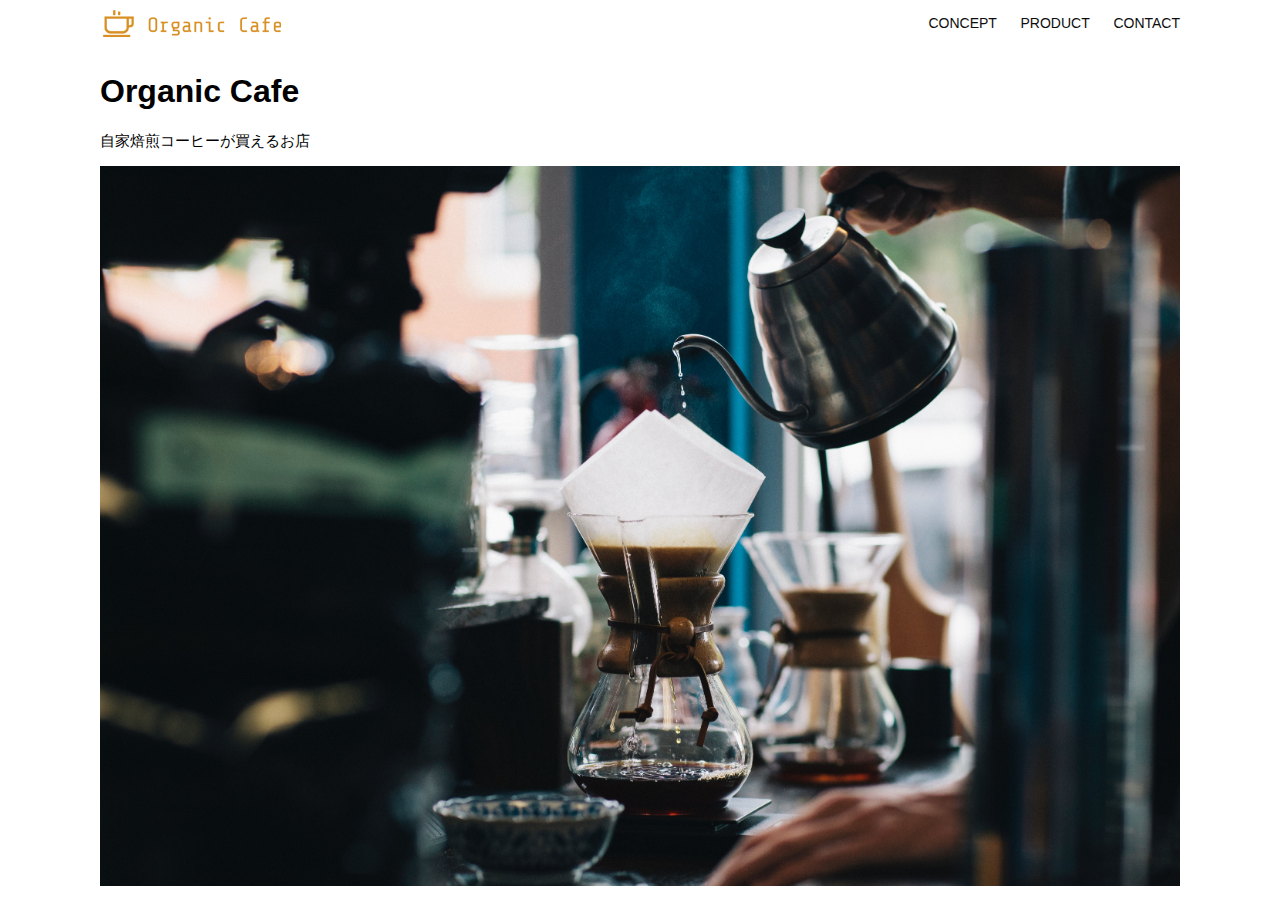
<file: html-css-kadai_013/index.html>
<!DOCTYPE html>
<html>
  <head>
    <title>Organic Cafe</title>
    <meta charset="UTF-8" />
    <meta
      name="description"
      content="自家焙煎のコーヒーがお家で楽しめるOrganic Cafe"
    />
    <meta name="viewport" content="width=device-width, initial-scale=1.0" />
    <link rel="stylesheet" href="style.css" />
  </head>
  <body>
    <!-- ヘッダー -->
    <header>
      <!-- ロゴ -->
      <a href="index.html" id="logo">
       <img src="images/logo.png" alt="トップページに戻る"/>
      </a>

      <!-- PC用ナビゲーション -->
      <nav id="nav-pc">
        <a href="index.html#concept">CONCEPT</a>
        <a href="index.html#product">PRODUCT</a>
        <a href="index.html#contact">CONTACT</a>
      </nav>

        <!-- スマホ用メニューボタン -->
        <button id="menu-sp" onclick="document.getElementById('nav-sp').style.display = 'block'">
          <img src="images/button-menu.png" alt="ナビゲーションを開く">
        </button>

        <nav id="nav-sp">
          <img id="close" src="images/button-close.png" alt="ナビゲーションを閉じる" onclick="document.getElementById('nav-sp').style.display = 'none'">
          <a id="logo-sp" href="index.html" onclick="document.getElementById('nav-sp').style.display = 'none'"><img src="images/logo-sp.png" alt="トップページに戻る"></a>
          <a class="menu" href="index.html#concept" onclick="document.getElementById('nav-sp').style.display = 'none'">CONCEPT</a>
          <a class="menu" href="index.html#product" onclick="document.getElementById('nav-sp').style.display = 'none'">PRODUCT</a>
          <a class="menu" href="index.html#contact" onclick="document.getElementById('nav-sp').style.display = 'none'">CONTACT</a>
        </nav>

    </header>


    <main>
      <article>
        <!-- メインビジュアル -->
        <section id="main-visual">
          <div id="main-message">
            <h1>Organic Cafe</h1>
            <p>自家焙煎コーヒーが買えるお店</p>
          </div>
          <img
            src="images/main-image.jpg"
            alt="コーヒーをハンドドリップで淹れる画像"
          />
        </section>
      </article>
    </main>
  </body>
</html>
</file>
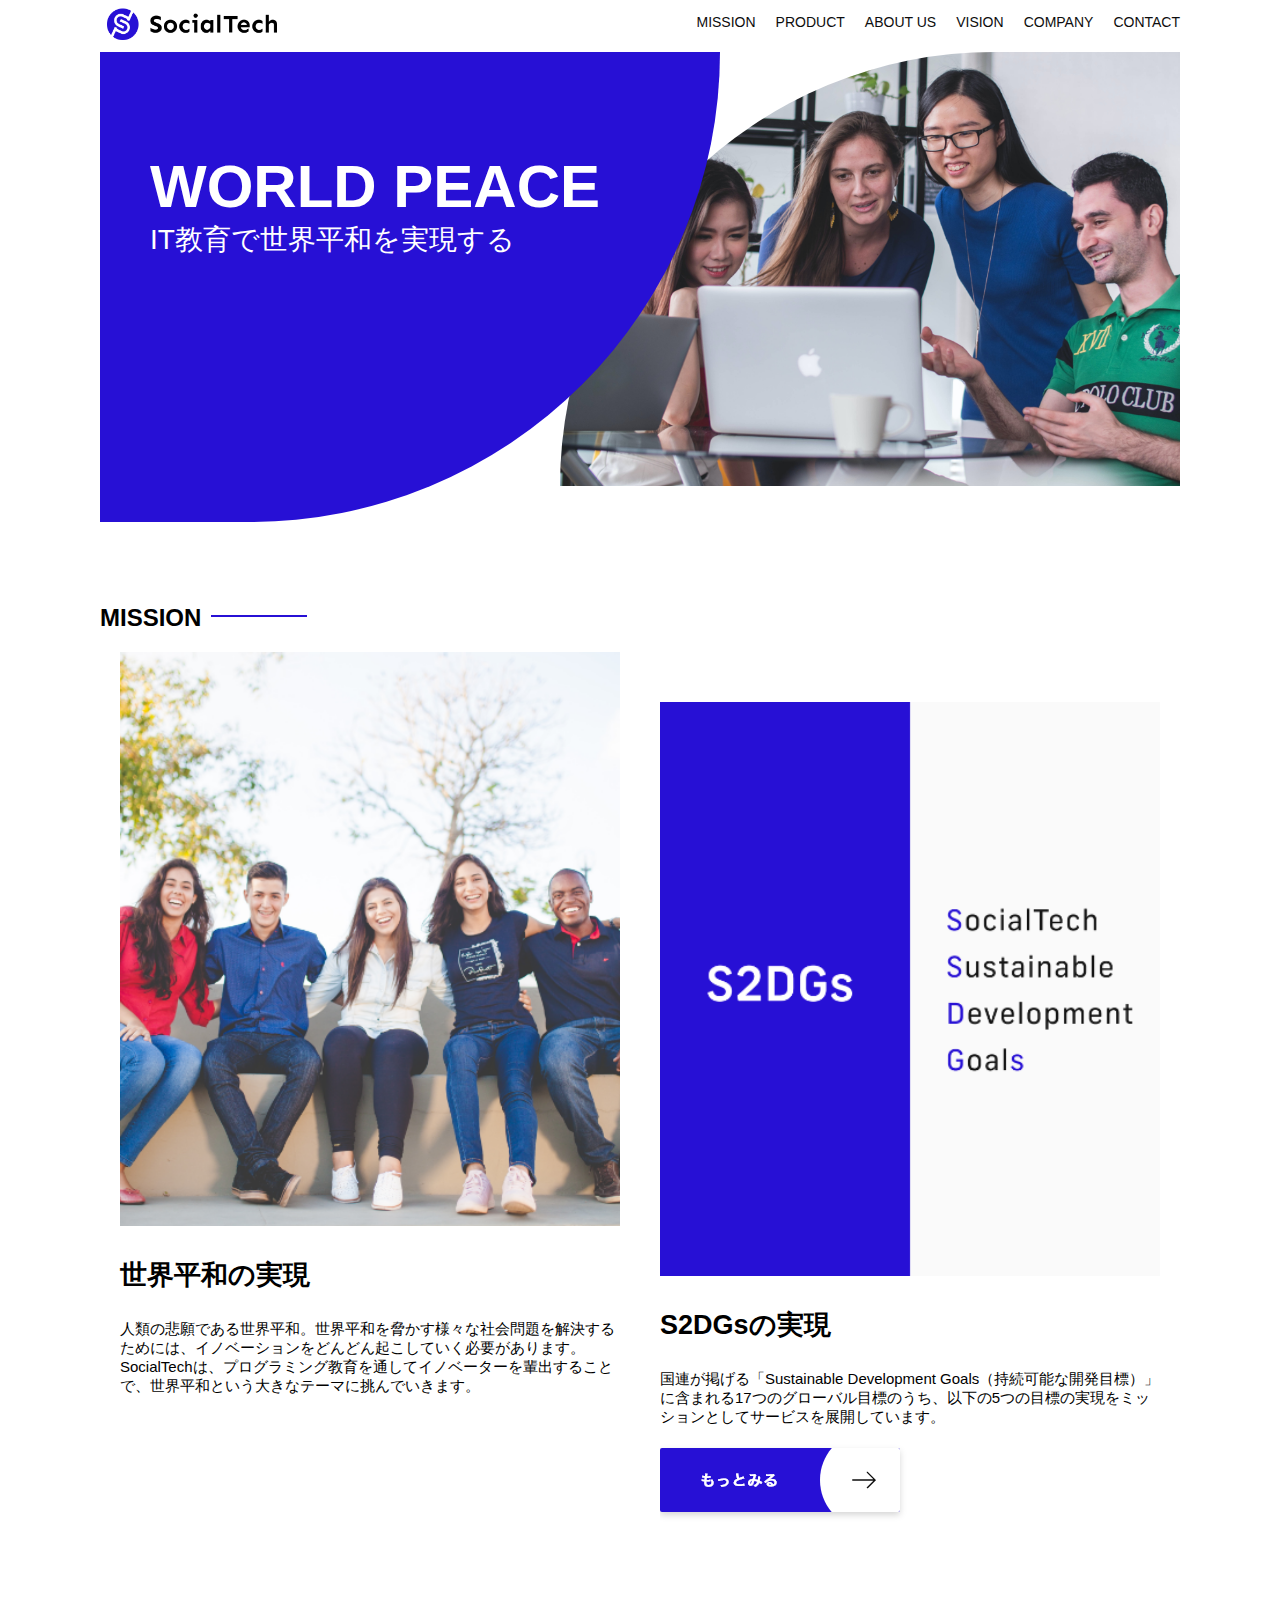
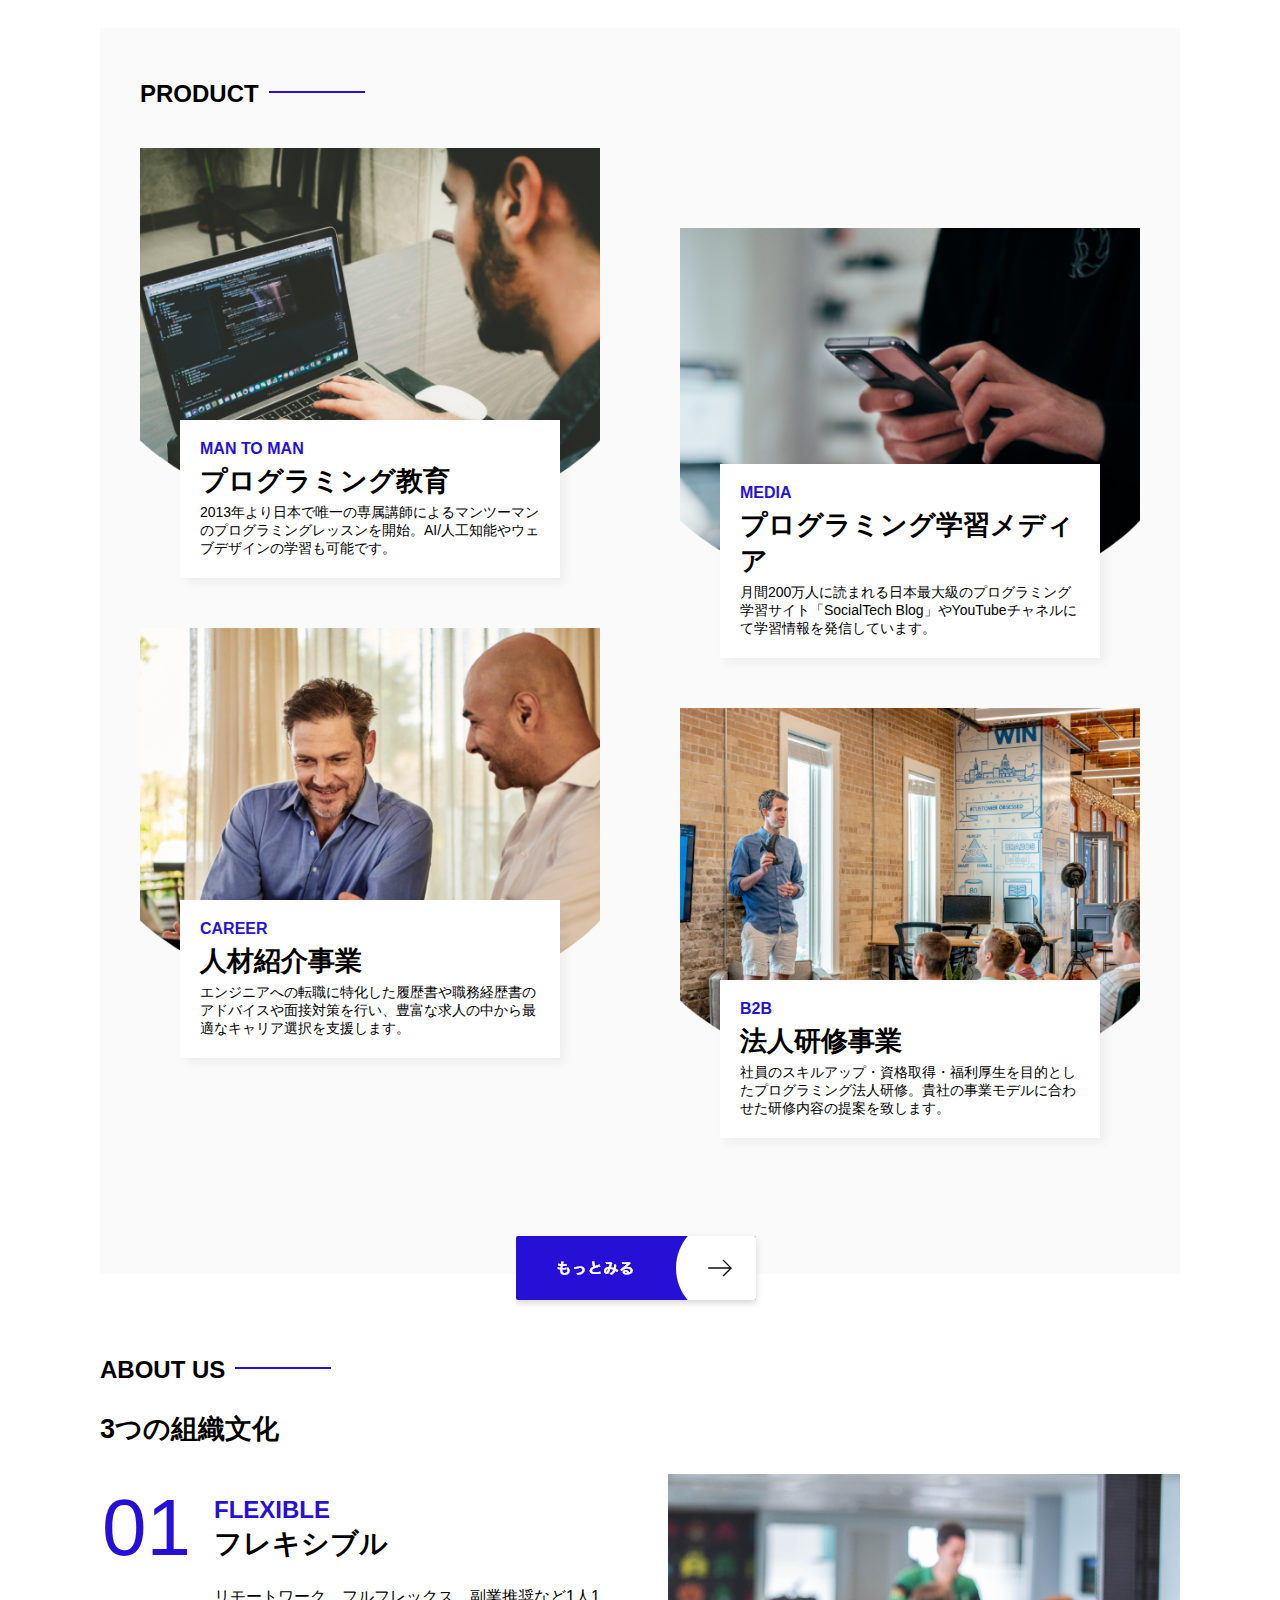
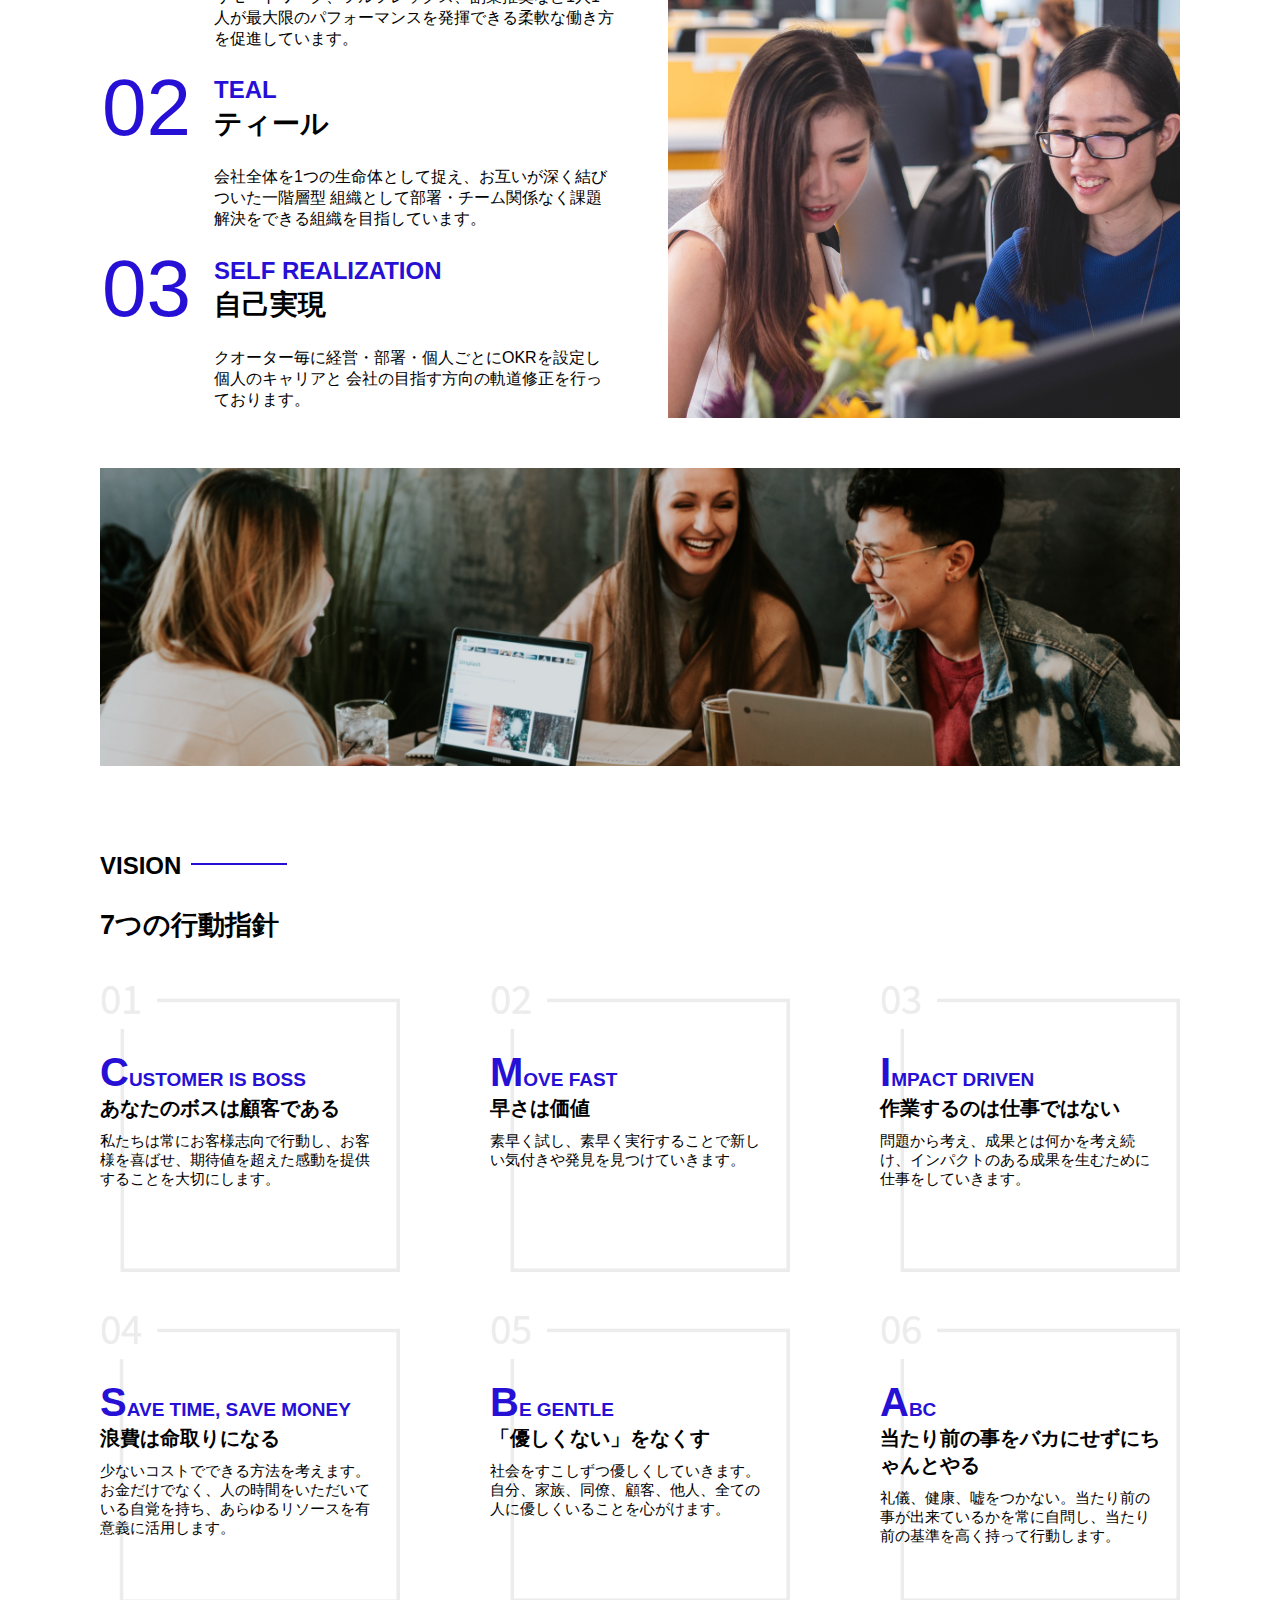
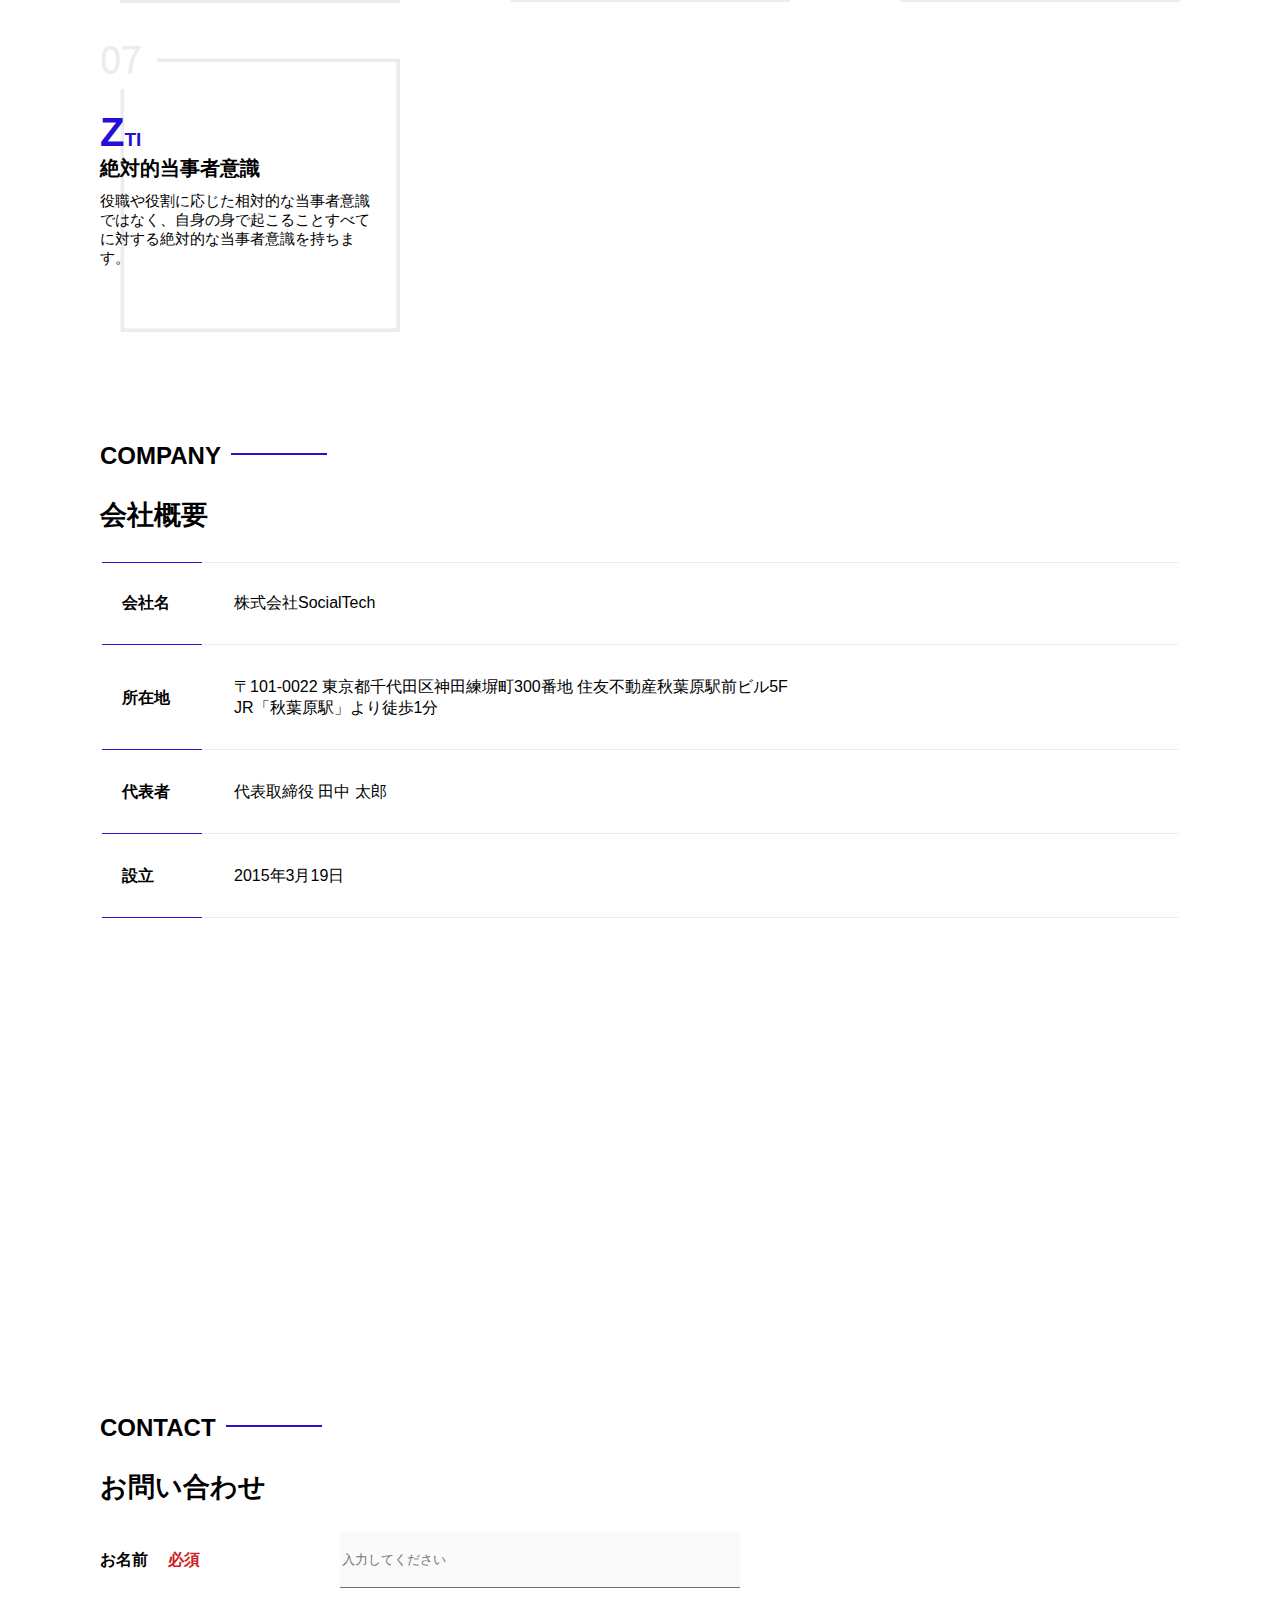
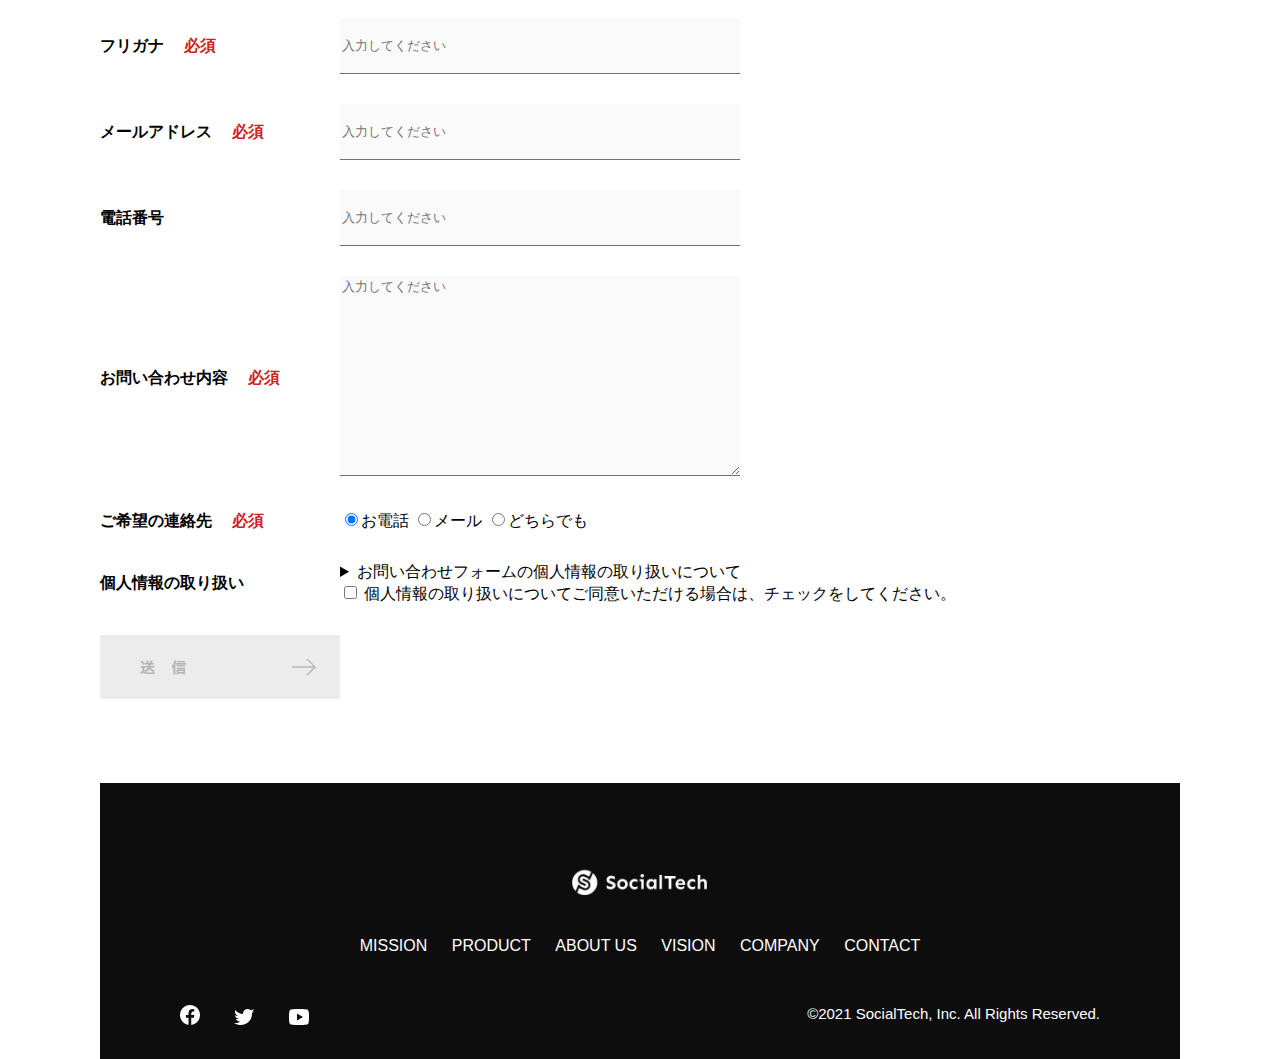
<file: kadai_tutorial_output/index.html>
<!DOCTYPE html>
<html>

<head>
  <title>SocialTech</title>
  <meta charset="UTF-8">
  <meta name="description" content="SocialTechはEdTech業界のリーディングカンパニーを目指します。">
  <meta name="viewport" content="width=device-width, initial-scale=1.0">
   <link rel="stylesheet" href="style.css">
</head>
<!--------------------------------------------------->
<body>
    <header>
        <a href="index.html" id="logo">
            <img src="images/logo.png" alt="トップページに戻る">
        </a>

        <nav id="nav-pc">
            <ul>
            <li><a href="mission.html">MISSION</a></li>
            <li><a href="product.html">PRODUCT</a></li>
            <li><a href="index.html#aboutus">ABOUT US</a></li>
            <li><a href="index.html#vision">VISION</a></li>
            <li><a href="index.html#company">COMPANY</a></li>
            <li><a href="index.html#contact">CONTACT</a></li>
            </ul>
        </nav>

        <!-- スマホ用メニューボタン -->
        <button id="menu-sp" onclick="document.getElementById('nav-sp').style.display = 'block'">
        <img src="images/button-menu.png" alt="ナビゲーションを開く">
        </button>

                <!-- スマホ用ナビゲーション -->
                <div id="nav-sp">
                    <button id="close" onclick="document.getElementById('nav-sp').style.display = 'none'">
                      <img src="images/button-close.png" alt="ナビゲーションを閉じる">
                    </button>
            
                    <nav>
                      <ul>
                        <li>
                          <a id="logo-sp" href="index.html" onclick="document.getElementById('nav-sp').style.display = 'none'"><img src="images/logo-sp.png" alt="トップページに戻る"></a>
                        </li>
                        <li><a class="menu" href="mission.html" onclick="document.getElementById('nav-sp').style.display = 'none'">MISSION</a></li>
                        <li><a class="menu" href="product.html" onclick="document.getElementById('nav-sp').style.display = 'none'">PRODUCT</a></li>
                        <li><a class="menu" href="index.html#aboutus" onclick="document.getElementById('nav-sp').style.display = 'none'">ABOUT US</a></li>
                        <li><a class="menu" href="index.html#vision" onclick="document.getElementById('nav-sp').style.display = 'none'">VISION</a></li>
                        <li><a class="menu" href="index.html#company" onclick="document.getElementById('nav-sp').style.display = 'none'">COMPANY</a></li>
                        <li><a class="menu" href="index.html#contact" onclick="document.getElementById('nav-sp').style.display = 'none'">CONTACT</a></li>
                      </ul>
                    </nav>
                    <div id="sns">
                      <a href="https://www.facebook.com/sejuku2013">
                        <img src="images/button-facebook.png" alt="Facebookのリンク">
                      </a>
                      <a href="https://twitter.com/samuraijuku">
                        <img src="images/button-twitter.png" alt="Twitterのリンク">
                      </a>
                      <a href="https://www.youtube.com/channel/UCCFOQO5aDK0xXam4cUQXT8g">
                        <img src="images/button-youtube.png" alt="YouTubeのリンク">
                      </a>
                    </div>
                  </div>

    </header>
    <!--------------------------------------------------->
    <main>
        <article>
          
          <section id="main-visual">
             <div id="main-message">
                 <h1>WORLD PEACE</h1>
                 <p>IT教育で世界平和を実現する</p>
             </div>
             <img src="images/index/index-main.png" alt="PCの周りに集まる多国籍の仲間たち">
          </section>

          <section id="mission">
            <h2 class="index-h2">MISSION</h2>
            <div id="mission-flex">
              <div>
                <img id="mission-photo" src="images/index/index-mission.png" alt="屋外のベンチで写真を撮影する多国籍の仲間たち">
                <h3>世界平和の実現</h3>
                <p>
                  人類の悲願である世界平和。世界平和を脅かす様々な社会問題を解決するためには、イノベーションをどんどん起こしていく必要があります。SocialTechは、プログラミング教育を通してイノベーターを輩出することで、世界平和という大きなテーマに挑んでいきます。
                </p>
              </div>
              <div>
                <img id="s2dgs" src="images/index/s2dgs.png" alt="S2DGs">
                <h3>S2DGsの実現</h3>
                <p>国連が掲げる「Sustainable Development Goals（持続可能な開発目標）」に含まれる17つのグローバル目標のうち、以下の5つの目標の実現をミッションとしてサービスを展開しています。</p>
                <a href="mission.html">
                <img src="images/button-more.png" alt="もっとみる">
                </a>
              </div>
            </div>
          </section>

          <section id="product">
            <h2 class="index-h2">PRODUCT</h2>
             <div class="product-flex">

              <div id="product-left">
                <div>
                    <img class="product-photo" src="images/index/index-mantoman.png" alt="PCでコードを書く男性">
                    <div class="product-explain">
                      <span>MAN TO MAN</span>
                      <h3>プログラミング教育</h3>
                      <p>2013年より日本で唯一の専属講師によるマンツーマンのプログラミングレッスンを開始。AI/人工知能やウェブデザインの学習も可能です。</p>
                    </div>
                </div>
                <div>
                    <img class="product-photo" src="images/index/index-career.png" alt="笑顔で話し合う2人の男性">
                    <div class="product-explain">
                      <span>CAREER</span>
                      <h3>人材紹介事業</h3>
                      <p>エンジニアへの転職に特化した履歴書や職務経歴書のアドバイスや面接対策を行い、豊富な求人の中から最適なキャリア選択を支援します。</p>
                    </div>
                </div>
              </div>

              <div id="product-right">
                <div>
                    <img class="product-photo" src="images/index/index-media.png" alt="スマートフォンを操作する人">
                    <div class="product-explain">
                      <span>MEDIA</span>
                      <h3>プログラミング学習メディア</h3>
                      <p>月間200万人に読まれる日本最大級のプログラミング学習サイト「SocialTech Blog」やYouTubeチャネルにて学習情報を発信しています。</p>
                    </div>
                </div>
                  <div>
                    <img class="product-photo" src="images/index/index-b2b.png" alt="講演中の男性とそれを聴く人々">
                    <div class="product-explain">
                      <span>B2B</span>
                      <h3>法人研修事業</h3>
                      <p>社員のスキルアップ・資格取得・福利厚生を目的としたプログラミング法人研修。貴社の事業モデルに合わせた研修内容の提案を致します。</p>
                    </div>
                  </div>
                </div>
              </div>

              <div id="product-more">
                <a href="product.html">
                  <img src="images/button-more.png" alt="もっとみる">
                </a>
              </div>
            </section>

              <section id="aboutus">
                <h2 class="index-h2">ABOUT US</h2>
                <h3>3つの組織文化</h3>
                <div>
                      <table class="culture-table">
                        <tr>
                          <td class="culture-num">01</td>
                          <th><span class="culture-en">FLEXIBLE</span><br>フレキシブル</th>
                        </tr>
                        <tr>
                          <td>
                            <!--空のセル-->
                          </td>
                          <td class="culture-description">リモートワーク、フルフレックス、副業推奨など1人1人が最大限のパフォーマンスを発揮できる柔軟な働き方を促進しています。</td>
                        </tr>
                        <tr>
                          <td class="culture-num">02</td>
                          <th><span class="culture-en">TEAL</span><br>ティール</th>
                        </tr>
                        <tr>
                          <td>
                            <!--空のセル-->
                          </td>
                          <td class="culture-description">会社全体を1つの生命体として捉え、お互いが深く結びついた一階層型 組織として部署・チーム関係なく課題解決をできる組織を目指しています。</td>
                        </tr>
                        <tr>
                          <td class="culture-num">03</td>
                          <th><span class="culture-en">SELF REALIZATION</span><br>自己実現</th>
                        </tr>
                        <tr>
                          <td>
                            <!--空のセル-->
                          </td>
                          <td class="culture-description">クオーター毎に経営・部署・個人ごとにOKRを設定し個人のキャリアと 会社の目指す方向の軌道修正を行っております。</td>
                        </tr>
                      </table>
                      <img class="culture-img" src="images/index/index-aboutus1.png" alt="笑顔で話し合う2人の女性">
                </div>
                      <img class="culture-img2" src="images/index/index-aboutus2.png" alt="笑顔で話し合う3人の男女">
          </section>

       <!-- VISION -->
       <section id="vision">
        <h2 class="index-h2">VISION</h2>
        <h3>7つの行動指針</h3>
        <div>
            <div class="vision-box">
                <img src="images/index/vision-01.png" alt="01">
                <div>
                  <h4>CUSTOMER IS BOSS</h4>
                  <h5>あなたのボスは顧客である</h5>
                  <p>私たちは常にお客様志向で行動し、お客様を喜ばせ、期待値を超えた感動を提供することを大切にします。</p>
                </div>
            </div>
            <div class="vision-box">
                <img src="images/index/vision-02.png" alt="02">
                <div>
                  <h4>MOVE FAST</h4>
                  <h5>早さは価値</h5>
                  <p>素早く試し、素早く実行することで新しい気付きや発見を見つけていきます。</p>
                </div>
            </div>
            <div class="vision-box">
                <img src="images/index/vision-03.png" alt="03">
                <div>
                  <h4>IMPACT DRIVEN</h4>
                  <h5>作業するのは仕事ではない</h5>
                  <p>問題から考え、成果とは何かを考え続け、インパクトのある成果を生むために仕事をしていきます。</p>
                </div>
            </div>
            <div class="vision-box">
                <img src="images/index//vision-04.png" alt="04">
                <div>
                  <h4>SAVE TIME, SAVE MONEY</h4>
                  <h5>浪費は命取りになる</h5>
                  <p>少ないコストでできる方法を考えます。お金だけでなく、人の時間をいただいている自覚を持ち、あらゆるリソースを有意義に活用します。</p>
                </div>
            </div>
            <div class="vision-box">
                <img src="images/index/vision-05.png" alt="05">
                <div>
                  <h4>BE GENTLE</h4>
                  <h5>「優しくない」をなくす</h5>
                  <p>社会をすこしずつ優しくしていきます。自分、家族、同僚、顧客、他人、全ての人に優しくいることを心がけます。</p>
                </div>
            </div>
            <div class="vision-box">
                <img src="images/index/vision-06.png" alt="06">
                <div>
                  <h4>ABC</h4>
                  <h5>当たり前の事をバカにせずにちゃんとやる</h5>
                  <p>礼儀、健康、嘘をつかない。当たり前の事が出来ているかを常に自問し、当たり前の基準を高く持って行動します。</p>
                </div>
            </div>
            <div class="vision-box">
                <img src="images/index/vision-07.png" alt="07">
                <div>
                  <h4>ZTI</h4>
                  <h5>絶対的当事者意識</h5>
                  <p>役職や役割に応じた相対的な当事者意識ではなく、自身の身で起こることすべてに対する絶対的な当事者意識を持ちます。</p>
                </div>
            </div>
        </div>
      </section>

        <!-- COMPANY -->
        <section id="company">
            <h2 class="index-h2">COMPANY</h2>
            <h3>会社概要</h3>
                <table id="company-table">
                    <tr>
                    <th class="tableheader tableheader-first">会社名</th>
                    <td class="cell cell-first">株式会社SocialTech</td>
                    </tr>
                    <tr>
                    <th class="tableheader">所在地</th>
                    <td class="cell">〒101-0022 東京都千代田区神田練塀町300番地 住友不動産秋葉原駅前ビル5F<br>JR「秋葉原駅」より徒歩1分</td>
                    </tr>
                    <tr>
                    <th class="tableheader">代表者</th>
                    <td class="cell">代表取締役 田中 太郎</td>
                    </tr>
                    <tr>
                    <th class="tableheader">設立</th>
                    <td class="cell">2015年3月19日</td>
                    </tr>
                </table>
                <iframe src="https://www.google.com/maps/embed?pb=!1m18!1m12!1m3!1d4891.991580524529!2d139.77028021356327!3d35.700855815588405!2m3!1f0!2f0!3f0!3m2!1i1024!2i768!4f13.1!3m3!1m2!1s0x60188fee13660e23%3A0x77137876edf742ac!2z5L2P5Y-L5LiN5YuV55Sj56eL6JGJ5Y6f6aeF5YmN44OT44Or!5e0!3m2!1sja!2sjp!4v1719729640501!5m2!1sja!2sjp" width="600" height="450" style="border:0;" allowfullscreen="" loading="lazy" referrerpolicy="no-referrer-when-downgrade">
                </iframe>
        </section>

       <!-- お問い合わせフォーム -->
       <section id="contact">
        <h2 class="index-h2">CONTACT</h2>
        <h3>お問い合わせ</h3>
        <form>
            <div>
                <div class="contact-heading">
                  <label class="contact-label">お名前<span class="contact-span">必須</span></label>
                </div>
                <div>
                  <input type="text" name="name" placeholder="入力してください" class="contact-textbox">
                </div>
              </div>
              <div>
                <div class="contact-heading">
                  <label class="contact-label">フリガナ<span class="contact-span">必須</span></label>
                </div>
                <div>
                  <input type="text" name="hurigana" placeholder="入力してください" class="contact-textbox">
                </div>
              </div>
              <div>
                <div class="contact-heading">
                  <label class="contact-label">メールアドレス<span class="contact-span">必須</span></label>
                </div>
                <div>
                  <input type="text" name="email" placeholder="入力してください" class="contact-textbox">
                </div>
              </div>
              <div>
                <div class="contact-heading">
                  <label class="contact-label">電話番号</label>
                </div>
                <div>
                  <input type="text" name="tel" placeholder="入力してください" class="contact-textbox">
                </div>
              </div>
              <div>
                <div class="contact-heading">
                  <label class="contact-label">お問い合わせ内容<span class="contact-span">必須</span></label>
                </div>
                <div>
                  <textarea class="contact-textarea" placeholder="入力してください" name="message"></textarea>
                </div>
              </div>
              <div>
                <div class="contact-heading">
                  <label class="contact-label">ご希望の連絡先<span class="contact-span">必須</span></label>
                </div>
                <div>
                  <input class="radiobutton" type="radio" value="tel" name="contact" checked><label>お電話</label>
                  <input class="radiobutton" type="radio" value="mail" name="contact"><label>メール</label>
                  <input class="radiobutton" type="radio" value="both" name="contact"><label>どちらでも</label>
                </div>
              </div>
              <div>
                <div class="contact-heading">
                  <label class="contact-label">個人情報の取り扱い</label>
                </div>
                <div>
                  <details>
                    <summary>お問い合わせフォームの個人情報の取り扱いについて</summary>
                    <div>
                      <dl>
                        <dt>１．組織の名称又は氏名</dt>
                        <dd>株式会社SocialTech</dd>
                        <dt>２．個人情報保護管理者（若しくはその代理人）の氏名又は職名、所属及び連絡先</dt>
                        <dd>
                          <p>鈴木 一郎 コーポレート部</p>
                          <p>メールアドレス:samurai@example.com</p>
                          <p>TEL:03-1234-5678</p>
                        </dd>
                        <dt>３．個人情報の利用目的</dt>
                        <dd>
                          <ul>
                            <li>本サービス及び本サービスに関連する情報の提供又はそれらに関する連絡のため</li>
                            <li>ユーザーの本人確認のため</li>
                            <li>当社サービスのご案内のため</li>
                            <li>当社の商品等の広告または宣伝（電子メールによるものを含むものとします。）</li>
                          </ul>
                        </dd>
                        <dt>４．個人情報の取り扱い業務の委託</dt>
                        <dd>個人情報の取扱業務の全部または一部を外部に業務委託する場合があります。その際、弊社は、個人情報を適切に保護できる管理体制を敷き実行していることを条件として委託先を厳選したうえで、機密保持契約を委託先と締結し、お客様の個人情報を厳密に管理させます。</dd>
                        <dt>５．個人情報の開示等の請求</dt>
                        <dd>
                          お客様は、弊社に対してご自身の個人情報の開示等（利用目的の通知、開示、内容の訂正・追加・削除、利用の停止または消去、第三者への提供の停止）に関して、当社問合わせ窓口に申し出ることができます。<br>
                          その際、弊社はお客様ご本人を確認させていただいたうえで、合理的な期間内に対応いたします。<br>
                          なお、個人情報に関する弊社問合わせ先は、次の通りです。
                        </dd>
                        <dd>
                          <p>株式会社SocialTech 個人情報問合せ窓口</p>
                          <p>〒150-0043 東京都千代田区神田練塀町300番地 住友不動産秋葉原駅前ビル5F</p>
                          <p>メールアドレス:samurai@example.com TEL:03-1234-5678</p>
                        </dd>
  
                        <dt>６．個人情報を提供されることの任意性について</dt>
                        <dd>お客様がご自身の個人情報を弊社に提供されるか否かは、お客様のご判断によりますが、もしご提供されない場合には、適切なサービスが提供できない場合がありますので予めご了承ください。</dd>
                      </dl>
                    </div>
                  </details>
                  <input type="checkbox" name="agree">
                  <span>個人情報の取り扱いについてご同意いただける場合は、チェックをしてください。</span>
                </div>
              </div>
              <input type="image" src="images/button-submit.png" alt="送信する">
        </form>
      </section>
    </article>
    </main>
<!--------------------------------------------------->
<footer>
<div id="footer-logo">
    <img src="images/logo-sp.png" alt="SocialTech">
  </div>
   <div id="footer-link">
     <a href="mission.html">MISSION</a>
     <a href="product.html">PRODUCT</a>
     <a href="index.html#aboutus">ABOUT US</a>
     <a href="index.html#vision">VISION</a>
     <a href="index.html#company">COMPANY</a>
     <a href="index.html#contact">CONTACT</a>
   </div>
   <div id="sns-footer">
    <div class="sns-btns">
      <a href="https://www.facebook.com/sejuku2013"><img src="images/button-facebook.png" alt="Facebookのリンク"></a>
      <a href="https://twitter.com/samuraijuku"><img src="images/button-twitter.png" alt="Twitterのリンク"></a>
      <a href="https://www.youtube.com/channel/UCCFOQO5aDK0xXam4cUQXT8g"><img src="images/button-youtube.png" alt="YouTubeのリンク"></a>
    </div>
    <p id="copyright">&copy;2021 SocialTech, Inc. All Rights Reserved.</p>
  </div>
</footer>


</body>

</html>
</file>
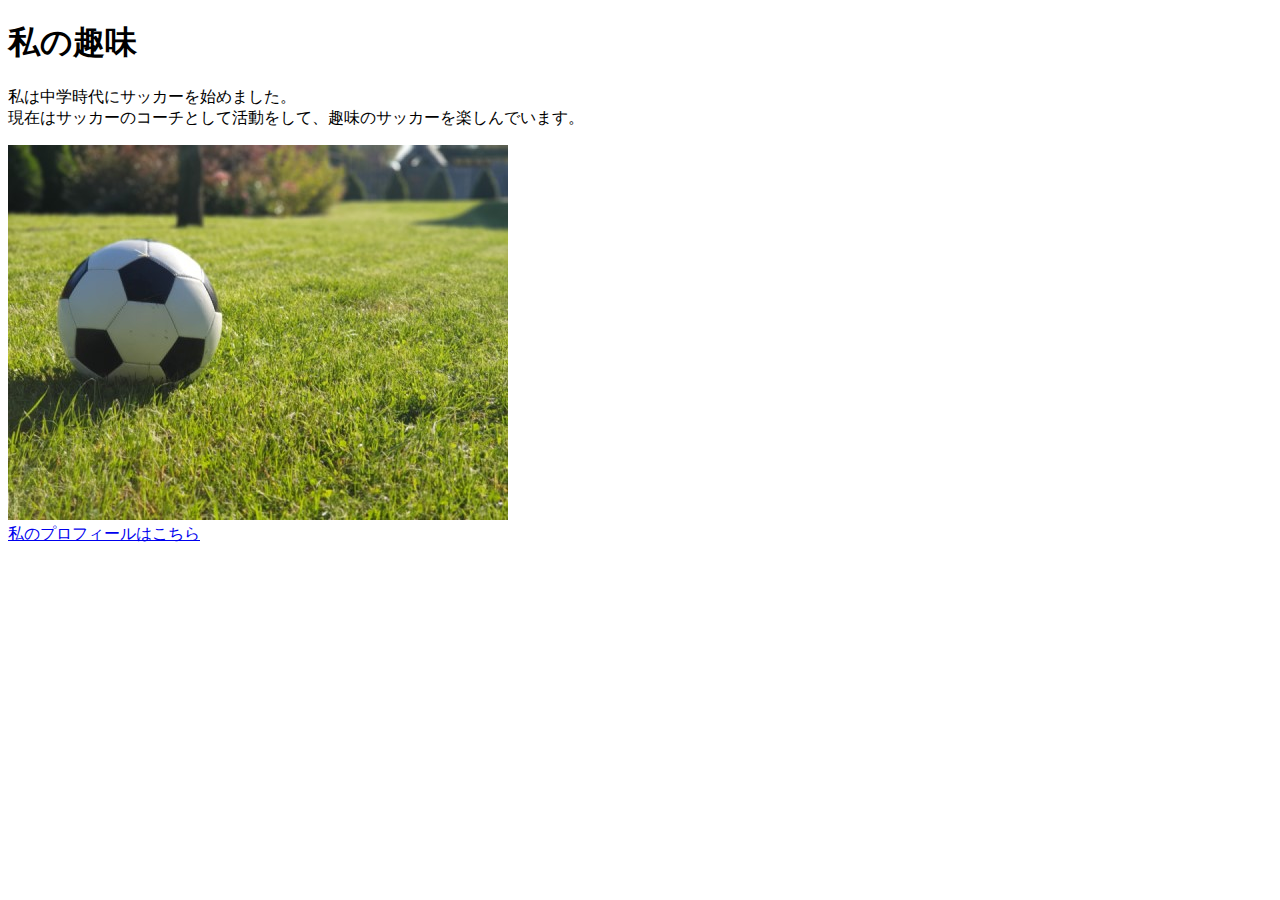
<file: kadai_005/html/index.html>
<!DOCTYPE html>                                                      
<html>      

<head>                                                               
  <title>5章課題</title>                                             
  <meta name="description" content="このページは５章の課題です。">               
  <meta charset="utf-8">                                            
</head>   
                                                         
<body>                                                               
  <header>                                                             
    <h1>私の趣味</h1>                                                   
  </header>         

  <main>                                                                                                              
    <p>私は中学時代にサッカーを始めました。<br>
        現在はサッカーのコーチとして活動をして、趣味のサッカーを楽しんでいます。
    </p>  
    <img src="../images/sample.jpg" alt="サッカーボール"><br>
    <a href="https://twitter.com/samuraijuku">私のプロフィールはこちら</a>     
  </main>        
                                                       
</body>                                                              
</html>
</file>
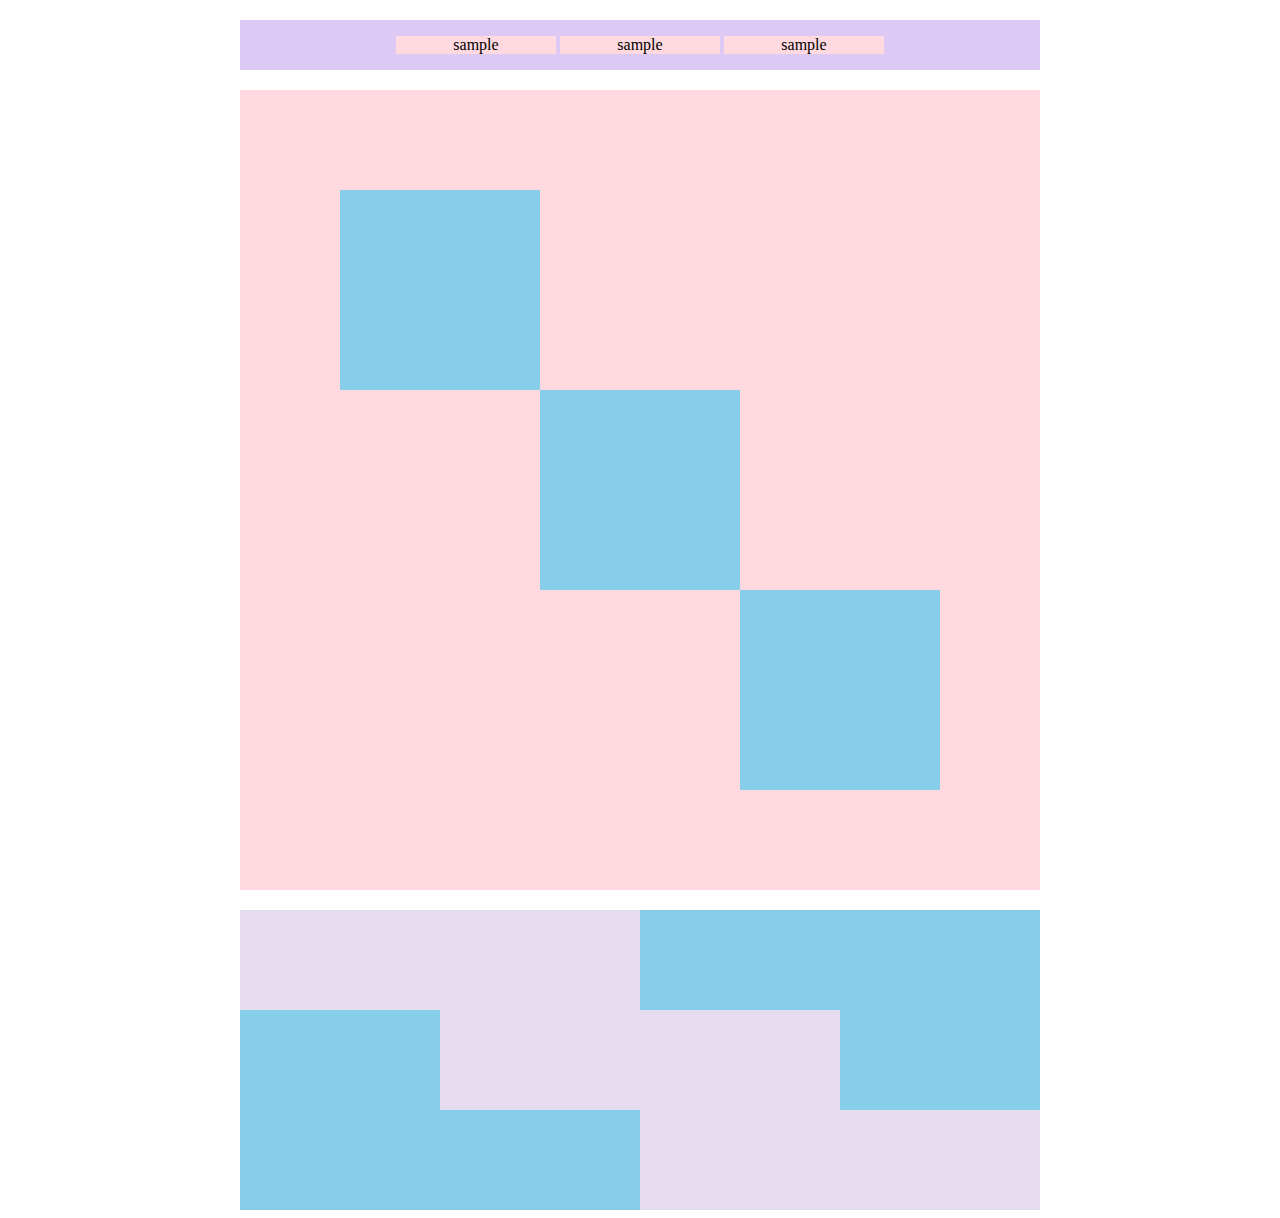
<file: kadai_018/kadai_018.html>
<!DOCTYPE html>                                                      
<html>      

<head>                                                               
  <title>18章課題</title>                                             
  <meta name="description" content="このページは18章の課題です。">               
  <meta charset="utf-8">
  <link rel="stylesheet" href="style.css">             
</head>   
                                                         
<body>     
  <div id="top">
    <p class="top-child">sample</p>
    <p class="top-child">sample</p>
    <p class="top-child">sample</p>
  </div>
  
  <div id="middle">
    <div id="middle-child01"></div>
    <div id="middle-child02"></div>
    <div id="middle-child03"></div>
  </div>

  <div id="bottom">
    <div id="bottom-child01"></div>
    <div id="bottom-child02"></div>
    <div id="bottom-child03"></div>
  </div>



</body>                                                              
</html>
</file>
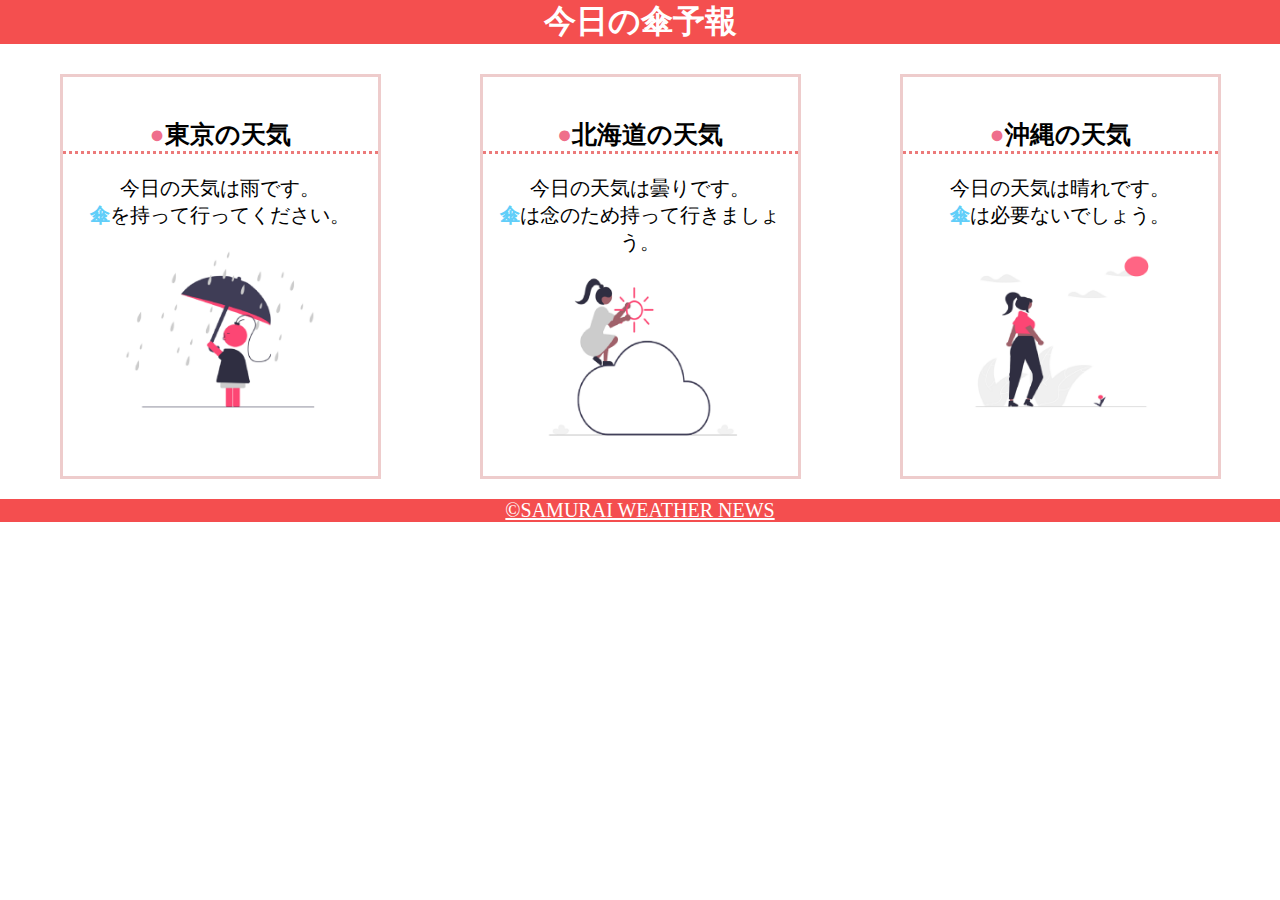
<file: kadai_022/kadai_022.html>
<!DOCTYPE html>                                                      
<html>      

<head>                                                               
  <title>22章課題</title>                                             
  <meta name="description" content="このページは22章の課題です。">               
  <meta charset="utf-8">
  <meta name="viewport" content="width=device-width, initial-scale=1.0">
  <link rel="stylesheet" href="style.css">             
</head>   
                                                         
<body>     

  <header>
  <h1>今日の傘予報</h1>
  </header>


  <main>
    <div id="parent">
      <div class="contents">
        <h2>東京の天気</h2>
        <p>今日の天気は雨です。</p>
        <p>傘を持って行ってください。</p>
        <img src="images/rainy.png" alt="雨"><br>
      </div>

      <div class="contents">
        <h2>北海道の天気</h2>
        <p>今日の天気は曇りです。</p>
        <p>傘は念のため持って行きましょう。</p>
        <img src="images/cloudy.png" alt="曇り"><br>
      </div>

      <div class="contents">
        <h2>沖縄の天気</h2>
        <p>今日の天気は晴れです。</p>
        <p>傘は必要ないでしょう。</p>
        <img src="images/sunny.png" alt="晴れ"><br>
      </div>
    </div>
  </main>


  <footer>
    <a href="https://www.sejuku.net/corp/">&copy;SAMURAI WEATHER NEWS</a>
  </footer>

</body>                                                              
</html>
</file>
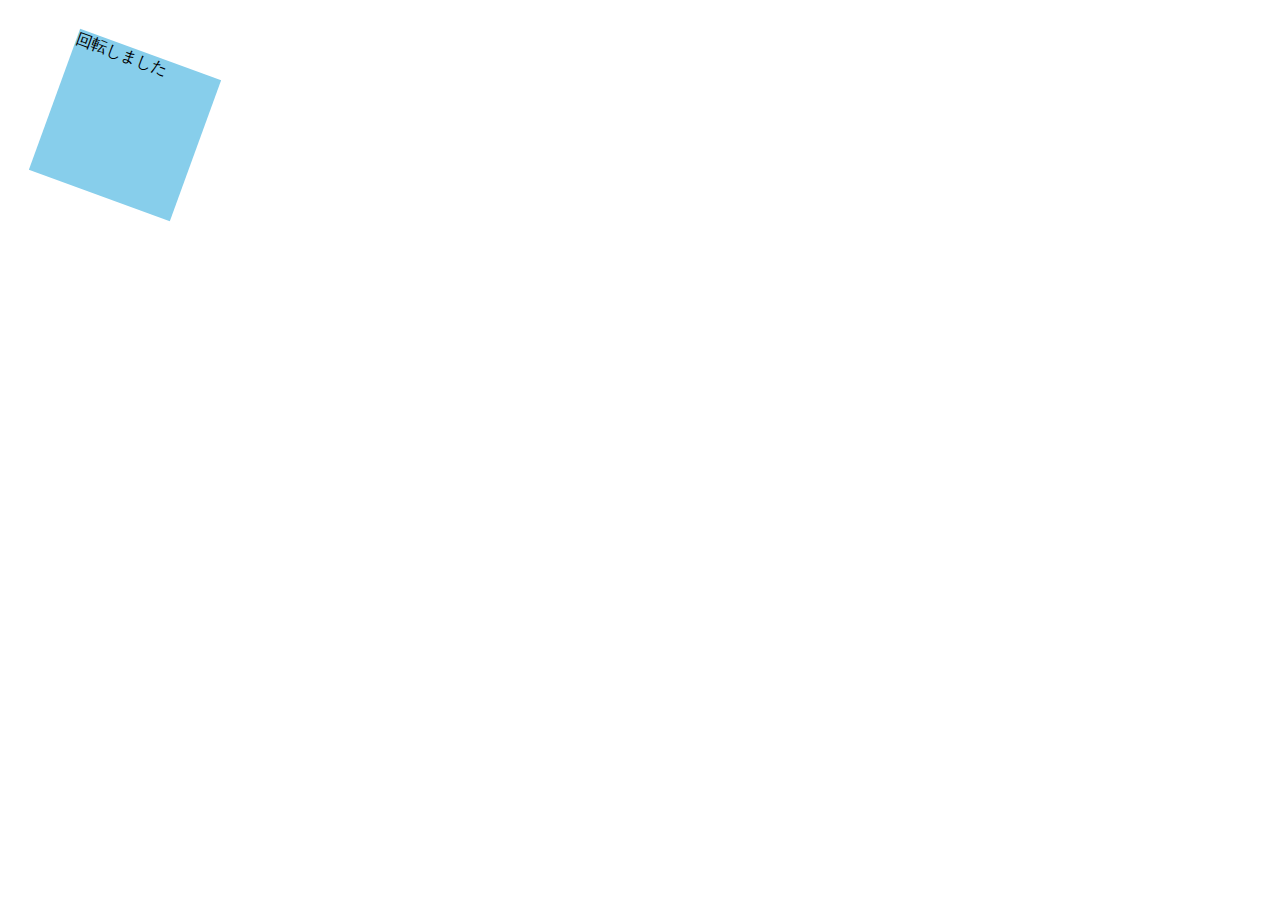
<file: kadai_mdn_css/mdn.html>
<!DOCTYPE html>
<html>

<head>
    <style>
        div {
            position: absolute;
            left: 50px;
            top: 50px;
            width: 150px;
            height: 150px;
            background-color: skyblue;
            transform: rotate(20deg);
        }
    </style>
</head>

<body>
    <div>
        回転しました
    </div>
</body>

</html>
</file>
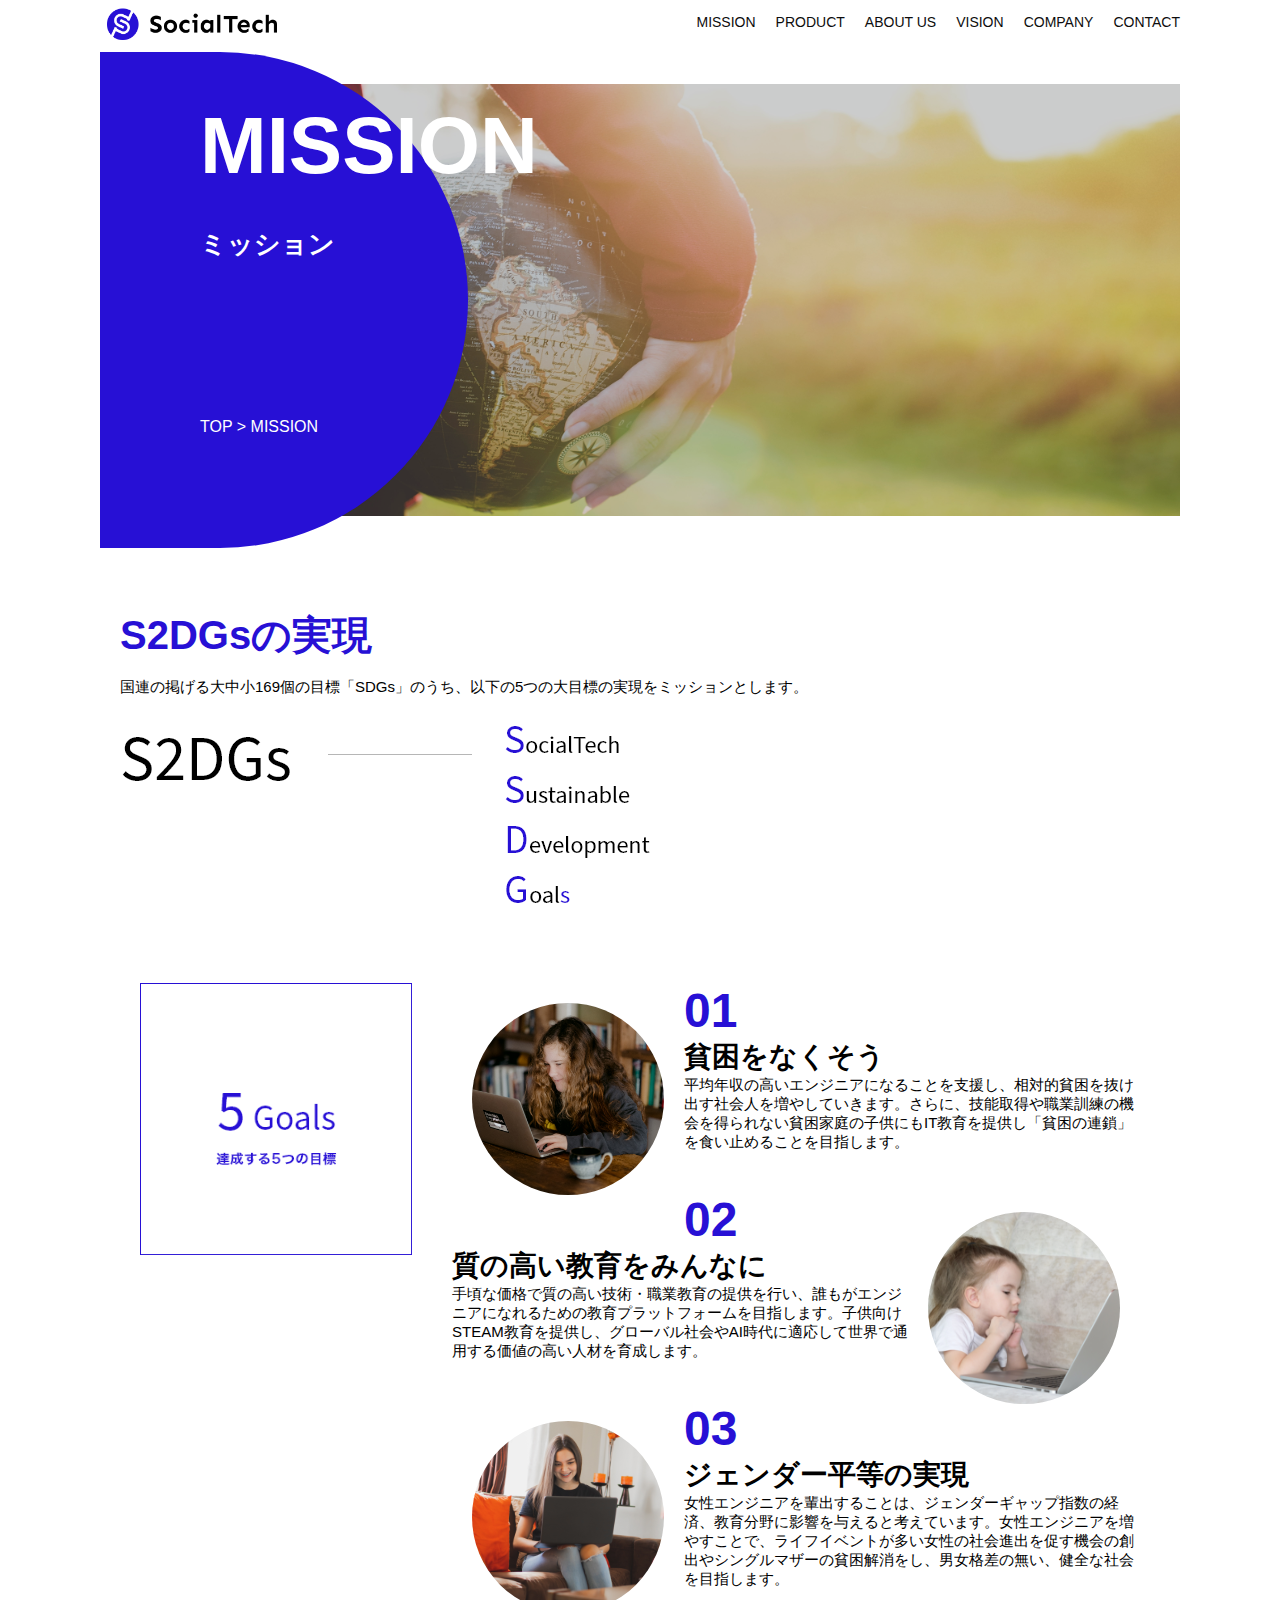
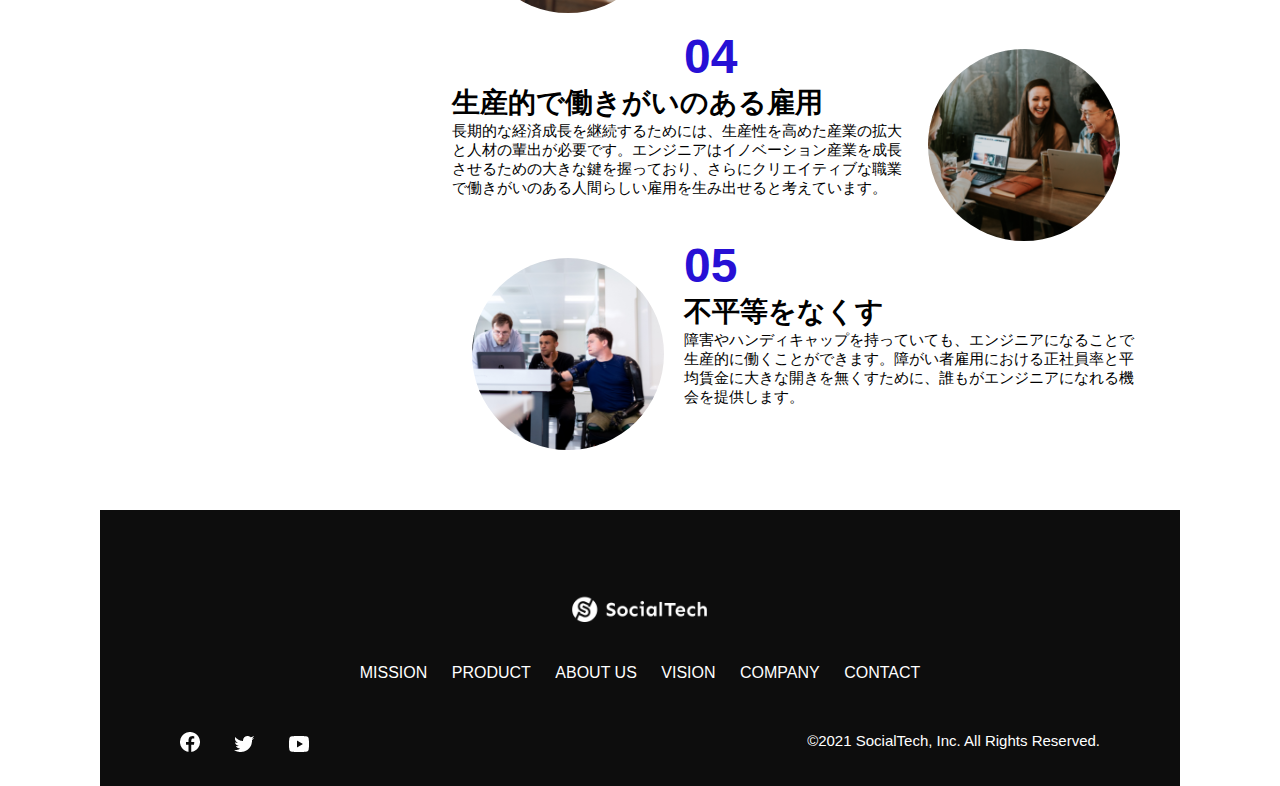
<file: kadai_tutorial_output/mission.html>
<!DOCTYPE html>
  <html>
    <head>
        <title>SocialTech - MISSION ミッション -</title>
        <meta charset="utf-8">
        <meta name="description" content="SocialTechが目指す5つの目標（S2DGs）を紹介します">
        <meta name="viewport" content="width=device-width, initial-scale=1.0">
        <link rel="stylesheet" href="style.css">
    </head>
  
    <body>
      <!-- ヘッダー -->
      <header>
        <!-- ロゴ -->
        <a href="index.html" id="logo">
          <img src="images/logo.png" alt="トップページに戻る">
        </a>
  
        <!-- PC用ナビゲーション -->
        <nav id="nav-pc">
          <ul>
            <li><a href="mission.html">MISSION</a></li>
            <li><a href="product.html">PRODUCT</a></li>
            <li><a href="index.html#aboutus">ABOUT US</a></li>
            <li><a href="index.html#vision">VISION</a></li>
            <li><a href="index.html#company">COMPANY</a></li>
            <li><a href="index.html#contact">CONTACT</a></li>
          </ul>
        </nav>
  
        <!-- スマホ用メニューボタン -->
        <button id="menu-sp" onclick="document.getElementById('nav-sp').style.display = 'block'">
          <img src="images/button-menu.png" alt="ナビゲーションを開く">
        </button>
  
        <!-- スマホ用ナビゲーション -->
        <div id="nav-sp">
          <button id="close" onclick="document.getElementById('nav-sp').style.display = 'none'">
            <img src="images/button-close.png" alt="ナビゲーションを閉じる">
          </button>
  
          <nav>
            <ul>
              <li>
                <a id="logo-sp" href="index.html" onclick="document.getElementById('nav-sp').style.display = 'none'"><img src="images/logo-sp.png" alt="トップページに戻る"></a>
              </li>
              <li><a class="menu" href="mission.html" onclick="document.getElementById('nav-sp').style.display = 'none'">MISSION</a></li>
              <li><a class="menu" href="product.html" onclick="document.getElementById('nav-sp').style.display = 'none'">PRODUCT</a></li>
              <li><a class="menu" href="index.html#aboutus" onclick="document.getElementById('nav-sp').style.display = 'none'">ABOUT US</a></li>
              <li><a class="menu" href="index.html#vision" onclick="document.getElementById('nav-sp').style.display = 'none'">VISION</a></li>
              <li><a class="menu" href="index.html#company" onclick="document.getElementById('nav-sp').style.display = 'none'">COMPANY</a></li>
              <li><a class="menu" href="index.html#contact" onclick="document.getElementById('nav-sp').style.display = 'none'">CONTACT</a></li>
            </ul>
          </nav>
          <div id="sns">
            <a href="https://www.facebook.com/sejuku2013">
              <img src="images/button-facebook.png" alt="Facebookのリンク">
            </a>
            <a href="https://twitter.com/samuraijuku">
              <img src="images/button-twitter.png" alt="Twitterのリンク">
            </a>
            <a href="https://www.youtube.com/channel/UCCFOQO5aDK0xXam4cUQXT8g">
              <img src="images/button-youtube.png" alt="YouTubeのリンク">
            </a>
          </div>
        </div>
      </header>
  
      <main>
        <article>
            <section id="mission-main">
                <div class="mission-main-inner">
                  <div id="mission-title">
                    <h1>MISSION<br><span>ミッション</span></h1>
                    <p>TOP > MISSION</p>
                  </div>
                </div>
              </section>

              <section id="mission-s2dgs">
                <h2 class="mission-h2">S2DGsの実現</h2>
                <p>国連の掲げる大中小169個の目標「SDGs」のうち、以下の5つの大目標の実現をミッションとします。</p>
                <img src="images/mission/mission-s2dgs.png" alt="S2DGs">
              </section>

              <section id="mission-five-goals">
                <div class="five-goals-image">
                  <img src="images/mission/mission-5goals.png" alt="5Goals">
                </div>
                
                 <div class="five-goals-read">
                    <div>
                      <img class="fivegoals-image-left" src="images/mission/mission-5goals01.png" alt="PCを操作する女の子">
                      <span class="fivegoals-number">01</span>
                      <h3 class="fivegoals-h3">貧困をなくそう</h3>
                      <p class="fivegoals-p">平均年収の高いエンジニアになることを支援し、相対的貧困を抜け出す社会人を増やしていきます。さらに、技能取得や職業訓練の機会を得られない貧困家庭の子供にもIT教育を提供し「貧困の連鎖」を食い止めることを目指します。</p>
                    </div>
                    <div>
                      <img class="fivegoals-image-right" src="images/mission/mission-5goals02.png" alt="PCを見つめる小さい女の子">
                      <span class="fivegoals-number">02</span>
                      <h3 class="fivegoals-h3">質の高い教育をみんなに</h3>
                      <p class="fivegoals-p">手頃な価格で質の高い技術・職業教育の提供を行い、誰もがエンジニアになれるための教育プラットフォームを目指します。子供向けSTEAM教育を提供し、グローバル社会やAI時代に適応して世界で通用する価値の高い人材を育成します。</p>
                    </div>
                    <div>
                      <img class="fivegoals-image-left" src="images/mission/mission-5goals03.png" alt="PCを操作する女性">
        
                      <span class="fivegoals-number">03</span>
                      <h3 class="fivegoals-h3">ジェンダー平等の実現</h3>
                      <p class="fivegoals-p">女性エンジニアを輩出することは、ジェンダーギャップ指数の経済、教育分野に影響を与えると考えています。女性エンジニアを増やすことで、ライフイベントが多い女性の社会進出を促す機会の創出やシングルマザーの貧困解消をし、男女格差の無い、健全な社会を目指します。</p>
                    </div>
                    <div>
                      <img class="fivegoals-image-right" src="images/mission/mission-5goals04.png" alt="笑顔で話し合う3人の男女">
                      <span class="fivegoals-number">04</span>
                      <h3 class="fivegoals-h3">生産的で働きがいのある雇用</h3>
                      <p class="fivegoals-p">長期的な経済成長を継続するためには、生産性を高めた産業の拡大と人材の輩出が必要です。エンジニアはイノベーション産業を成長させるための大きな鍵を握っており、さらにクリエイティブな職業で働きがいのある人間らしい雇用を生み出せると考えています。</p>
                    </div>
                    <div>
                      <img class="fivegoals-image-left" src="images/mission/mission-5goals05.png" alt="障害を持つ男性が生き生きと働く様子">
                      <span class="fivegoals-number">05</span>
                      <h3 class="fivegoals-h3">不平等をなくす</h3>
                      <p class="fivegoals-p">障害やハンディキャップを持っていても、エンジニアになることで生産的に働くことができます。障がい者雇用における正社員率と平均賃金に大きな開きを無くすために、誰もがエンジニアになれる機会を提供します。</p>
                    </div>
                  </div>
                </section>

        </article>
      </main>
  
      <footer>
        <div id="footer-logo">
          <img src="images/logo-sp.png" alt="SocialTech">
        </div>
        <div id="footer-link">
          <a href="mission.html">MISSION</a>
          <a href="product.html">PRODUCT</a>
          <a href="index.html#aboutus">ABOUT US</a>
          <a href="index.html#vision">VISION</a>
          <a href="index.html#company">COMPANY</a>
          <a href="index.html#contact">CONTACT</a>
        </div>
        <div id="sns-footer">
          <div class="sns-btns">
            <a href="https://www.facebook.com/sejuku2013"><img src="images/button-facebook.png" alt="Facebookのリンク"></a>
            <a href="https://twitter.com/samuraijuku"><img src="images/button-twitter.png" alt="Twitterのリンク"></a>
            <a href="https://www.youtube.com/channel/UCCFOQO5aDK0xXam4cUQXT8g"><img src="images/button-youtube.png" alt="YouTubeのリンク"></a>
          </div>
          <p id="copyright">&copy;2021 SocialTech, Inc. All Rights Reserved.</p>
        </div>
      </footer>
  
    </body>
  </html>
</file>
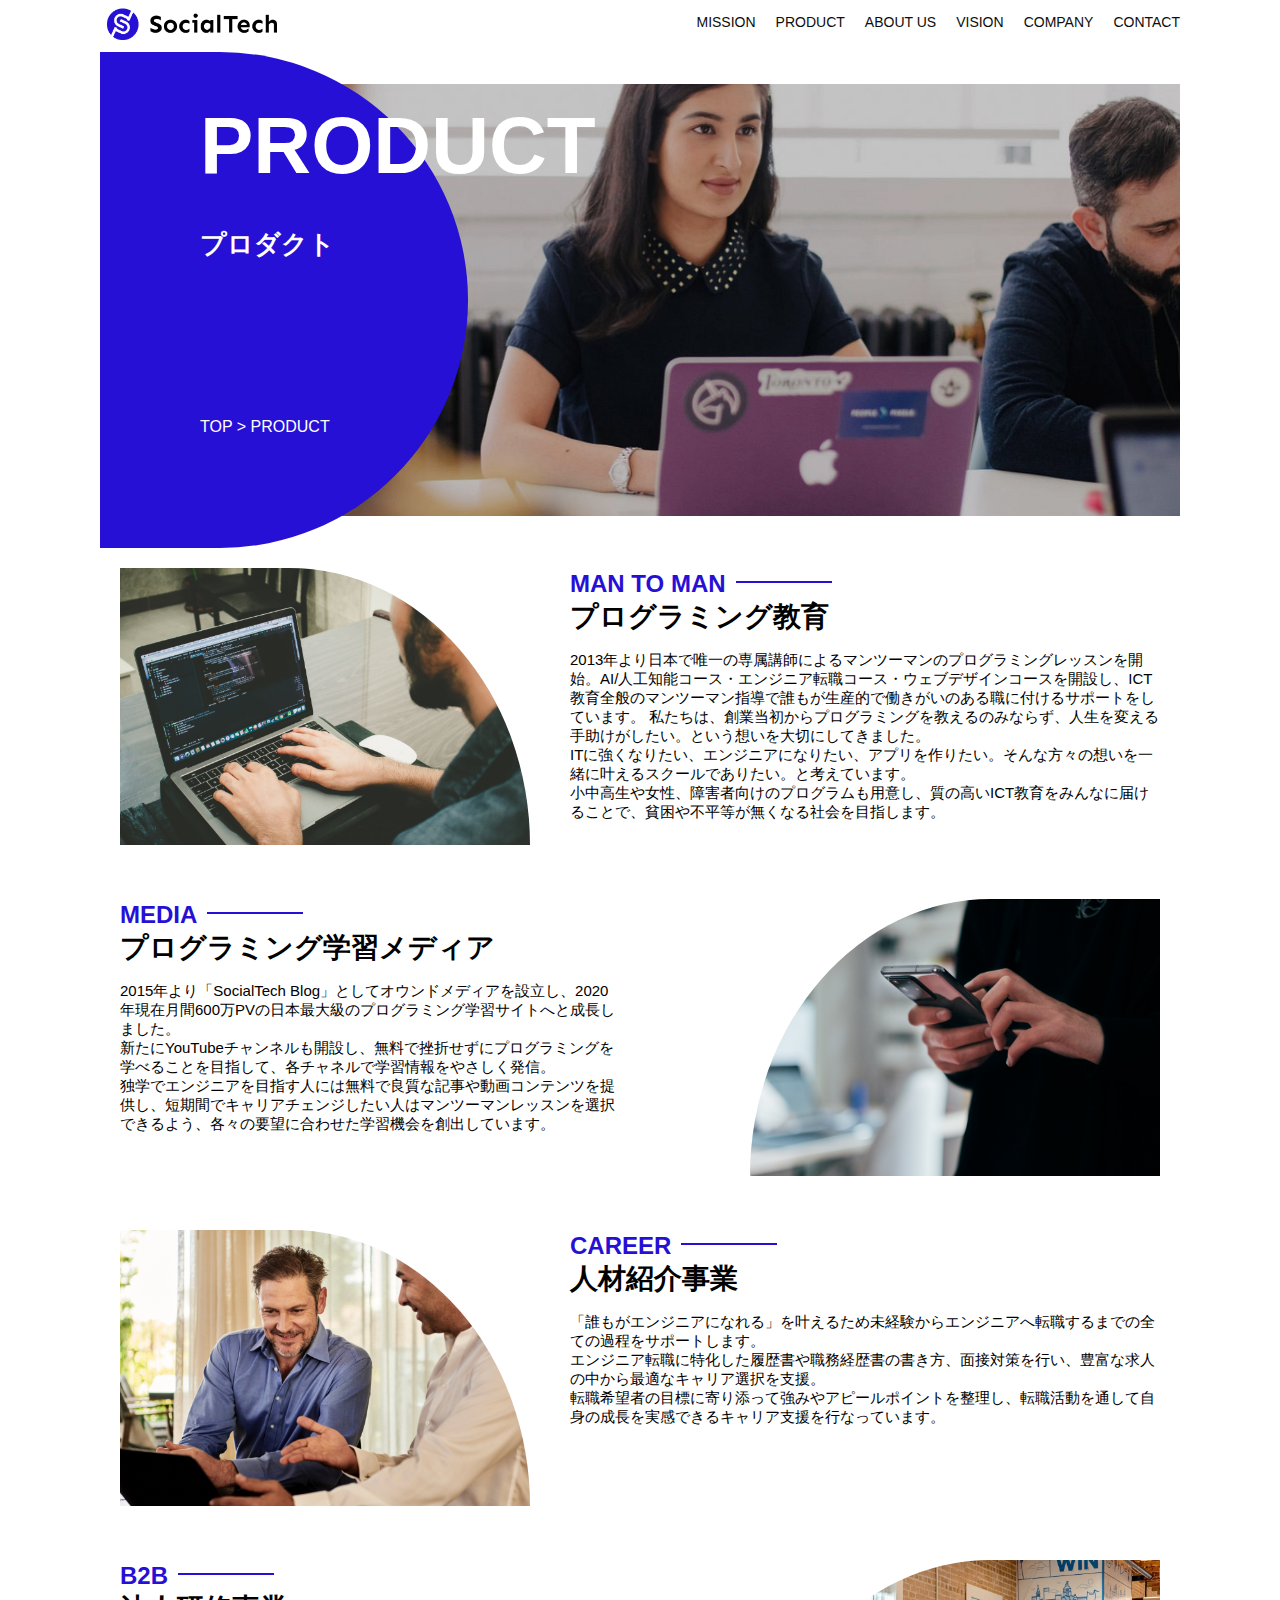
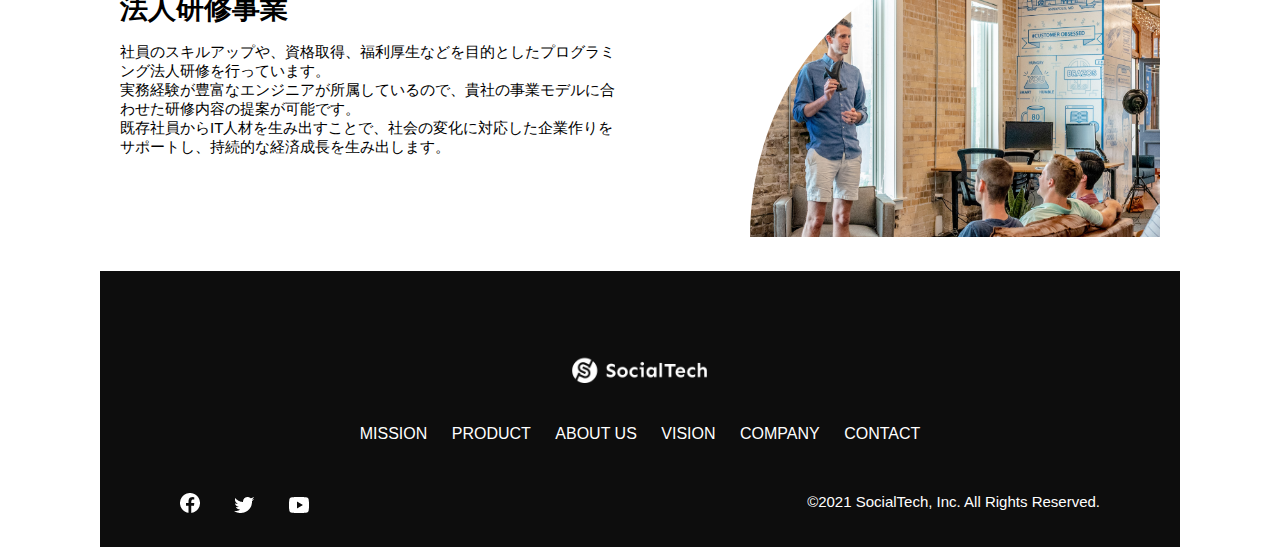
<file: kadai_tutorial_output/product.html>
<!DOCTYPE html>
  <html>
    <head>
        <title>SocialTech -PRODUCT プロダクト-</title>
        <meta charset="utf-8">
        <meta name="description" content="SocialTechの4つのプロダクトを紹介します">
        <meta name="viewport" content="width=device-width, initial-scale=1.0">
      <link rel="stylesheet" href="style.css">
    </head>
  
    <body>
      <!-- ヘッダー -->
      <header>
        <!-- ロゴ -->
        <a href="index.html" id="logo">
          <img src="images/logo.png" alt="トップページに戻る">
        </a>
  
        <!-- PC用ナビゲーション -->
        <nav id="nav-pc">
          <ul>
            <li><a href="mission.html">MISSION</a></li>
            <li><a href="product.html">PRODUCT</a></li>
            <li><a href="index.html#aboutus">ABOUT US</a></li>
            <li><a href="index.html#vision">VISION</a></li>
            <li><a href="index.html#company">COMPANY</a></li>
            <li><a href="index.html#contact">CONTACT</a></li>
          </ul>
        </nav>
  
        <!-- スマホ用メニューボタン -->
        <button id="menu-sp" onclick="document.getElementById('nav-sp').style.display = 'block'">
          <img src="images/button-menu.png" alt="ナビゲーションを開く">
        </button>
  
        <!-- スマホ用ナビゲーション -->
        <div id="nav-sp">
          <button id="close" onclick="document.getElementById('nav-sp').style.display = 'none'">
            <img src="images/button-close.png" alt="ナビゲーションを閉じる">
          </button>
  
          <nav>
            <ul>
              <li>
                <a id="logo-sp" href="index.html" onclick="document.getElementById('nav-sp').style.display = 'none'"><img src="images/logo-sp.png" alt="トップページに戻る"></a>
              </li>
              <li><a class="menu" href="mission.html" onclick="document.getElementById('nav-sp').style.display = 'none'">MISSION</a></li>
              <li><a class="menu" href="product.html" onclick="document.getElementById('nav-sp').style.display = 'none'">PRODUCT</a></li>
              <li><a class="menu" href="index.html#aboutus" onclick="document.getElementById('nav-sp').style.display = 'none'">ABOUT US</a></li>
              <li><a class="menu" href="index.html#vision" onclick="document.getElementById('nav-sp').style.display = 'none'">VISION</a></li>
              <li><a class="menu" href="index.html#company" onclick="document.getElementById('nav-sp').style.display = 'none'">COMPANY</a></li>
              <li><a class="menu" href="index.html#contact" onclick="document.getElementById('nav-sp').style.display = 'none'">CONTACT</a></li>
            </ul>
          </nav>
          <div id="sns">
            <a href="https://www.facebook.com/sejuku2013">
              <img src="images/button-facebook.png" alt="Facebookのリンク">
            </a>
            <a href="https://twitter.com/samuraijuku">
              <img src="images/button-twitter.png" alt="Twitterのリンク">
            </a>
            <a href="https://www.youtube.com/channel/UCCFOQO5aDK0xXam4cUQXT8g">
              <img src="images/button-youtube.png" alt="YouTubeのリンク">
            </a>
          </div>
        </div>
      </header>
  
      <main>
        <article>
            <section id="product-main">
                <div class="product-main-inner">
                  <div id="product-title">
                    <h1>PRODUCT<br><span>プロダクト</span></h1>
                    <p>TOP > PRODUCT</p>
                  </div>
                </div>
              </section>

              <section class="product-section product-section-left">
                <div class="product-section-img">
                  <img src="images/product/product-mantoman.png" alt="PCでコードを書く男性">
                </div>
                <div class="product-read">
                  <h2 class="product-h2">MAN TO MAN</h2>
                  <h3 class="product-h3">プログラミング教育</h3>
                  <p>
                    2013年より日本で唯一の専属講師によるマンツーマンのプログラミングレッスンを開始。AI/人工知能コース・エンジニア転職コース・ウェブデザインコースを開設し、ICT教育全般のマンツーマン指導で誰もが生産的で働きがいのある職に付けるサポートをしています。 私たちは、創業当初からプログラミングを教えるのみならず、人生を変える手助けがしたい。という想いを大切にしてきました。<br>ITに強くなりたい、エンジニアになりたい、アプリを作りたい。そんな方々の想いを一緒に叶えるスクールでありたい。と考えています。<br>小中高生や女性、障害者向けのプログラムも用意し、質の高いICT教育をみんなに届けることで、貧困や不平等が無くなる社会を目指します。
                  </p>
                </div>
              </section>
      
              <section class="product-section product-section-right">
                <div class="product-read">
                  <h2 class="product-h2">MEDIA</h2>
                  <h3 class="product-h3">プログラミング学習メディア</h3>
                  <p>2015年より「SocialTech Blog」としてオウンドメディアを設立し、2020年現在月間600万PVの日本最大級のプログラミング学習サイトへと成長しました。<br>新たにYouTubeチャンネルも開設し、無料で挫折せずにプログラミングを学べることを目指して、各チャネルで学習情報をやさしく発信。<br>独学でエンジニアを目指す人には無料で良質な記事や動画コンテンツを提供し、短期間でキャリアチェンジしたい人はマンツーマンレッスンを選択できるよう、各々の要望に合わせた学習機会を創出しています。</p>
                </div>
                <div class="product-section-img">
                  <img src="images/product/product-media.png" alt="スマートフォンを操作する人">
                </div>
              </section>
      
              <section class="product-section product-section-left">
                <div class="product-section-img">
                  <img src="images/product/product-career.png" alt="笑顔で話し合う2人の男性">
                </div>
                <div class="product-read">
                  <h2 class="product-h2">CAREER</h2>
                  <h3 class="product-h3">人材紹介事業</h3>
                  <p>「誰もがエンジニアになれる」を叶えるため未経験からエンジニアへ転職するまでの全ての過程をサポートします。<br>エンジニア転職に特化した履歴書や職務経歴書の書き方、面接対策を行い、豊富な求人の中から最適なキャリア選択を支援。<br>転職希望者の目標に寄り添って強みやアピールポイントを整理し、転職活動を通して自身の成長を実感できるキャリア支援を行なっています。<br></p>
                </div>
              </section>
      
              <section class="product-section product-section-right">
                <div class="product-read">
                  <h2 class="product-h2">B2B</h2>
                  <h3 class="product-h3">法人研修事業</h3>
                  <p>社員のスキルアップや、資格取得、福利厚生などを目的としたプログラミング法人研修を行っています。<br>実務経験が豊富なエンジニアが所属しているので、貴社の事業モデルに合わせた研修内容の提案が可能です。<br>既存社員からIT人材を生み出すことで、社会の変化に対応した企業作りをサポートし、持続的な経済成長を生み出します。</p>
                </div>
                <div class="product-section-img">
                  <img src="images/product/product-b2b.png" alt="講演中の男性とそれを聴く人々">
                </div>
              </section>
    


        </article>
      </main>
  
      <footer>
        <div id="footer-logo">
          <img src="images/logo-sp.png" alt="SocialTech">
        </div>
        <div id="footer-link">
          <a href="mission.html">MISSION</a>
          <a href="product.html">PRODUCT</a>
          <a href="index.html#aboutus">ABOUT US</a>
          <a href="index.html#vision">VISION</a>
          <a href="index.html#company">COMPANY</a>
          <a href="index.html#contact">CONTACT</a>
        </div>
        <div id="sns-footer">
          <div class="sns-btns">
            <a href="https://www.facebook.com/sejuku2013"><img src="images/button-facebook.png" alt="Facebookのリンク"></a>
            <a href="https://twitter.com/samuraijuku"><img src="images/button-twitter.png" alt="Twitterのリンク"></a>
            <a href="https://www.youtube.com/channel/UCCFOQO5aDK0xXam4cUQXT8g"><img src="images/button-youtube.png" alt="YouTubeのリンク"></a>
          </div>
          <p id="copyright">&copy;2021 SocialTech, Inc. All Rights Reserved.</p>
        </div>
      </footer>
      
    </body>
  </html>
</file>
<file: html-css-kadai_013/style.css>
/* PC、スマホ共通スタイル */
body {
  font-family: "Source Sans Pro", "Hiragino Kaku Gothic ProN", Meiryo, Arial,
    sans-serif;
}

p {
  font-size: 15px;
}

#main-visual>img {
  width: 100%;
}

/*================
PC用のスタイル 
=================*/
@media screen and (min-width: 768px) {
  /* 横幅設定 */
  body {
    max-width: 1080px;
    min-width: 960px;
    margin: 0 auto 0 auto;
  }

  /* スマホ用ナビゲーション非表示 */
#menu-sp {
  display: none;
}
  
#nav-sp {
  display: none;
}

  /* ヘッダー */
  header {
    display: flex;
    justify-content: space-between;
  }

  /* ナビゲーションのレイアウト */
  #nav-pc {
    text-align: right;
    font-size: 14px;
    padding-top: 15px;
  }

  /* ナビゲーションのリンクの装飾設定 */
  #nav-pc>a {
    text-decoration: none;
    margin-left: 20px;
  }

  #nav-pc>a:link {
    color: #0d0d0d;
  }

  #nav-pc>a:visited {
    color: #0d0d0d;
  }

  #nav-pc>a:hover {
    color: #0d0d0d;
    text-decoration: underline;
  }

  #nav-pc>a:active {
    color: #0d0d0d;
  }
}

/*====================
   スマートフォン用のスタイル
  =====================*/
@media screen and (max-width: 767px) {

body{
min-width: 375px;
margin: 0px;
}

/* PC用ナビゲーション非表示 */
#nav-pc {
  display: none;
}
  
/* ハンバーガーメニュー */
#menu-sp {
  float: right;
  padding: 0;
  border: none;

}
  
/* スマホ用ナビゲーション*/
#nav-sp {
background-color: #ce933e;
position: absolute;
left: 0;
top: 0;
height: 100%;
width: 100%;
display: none;
z-index: 100;
}

/* ×ボタン */
#close {
position: absolute;
top: 20px;
right: 20px;
}

/* ナビゲーションメニュー用ロゴ */
#logo-sp {
margin: 80px 0 30px 20px;
} 
  
#nav-sp a {
display: block;
color: #ffffff;
}

#nav-sp a:link {
color: #ffffff;
}

#nav-sp a:visited {
color: #ffffff;
}

#nav-sp a:hover {
color: #ffffff;
text-decoration: underline;
}

#nav-sp a:active {
color: #ffffff;
}

#nav-sp .menu {
text-decoration: none;
display: block;
margin: 0 20px 0 20px;
height: 44px;
font-size: 16px;
background-image: url("images/arrow.png");
background-repeat: no-repeat;
background-position: right top;
}

}
</file>
<file: kadai_tutorial_output/style.css>
/* PC、スマホ共通スタイル */
* {
    box-sizing: border-box;
}

 
p {
    font-size: 15px;
}
 
body {
    font-family: "Source Sans Pro", "Hiragino Kaku Gothic ProN", Meiryo, Arial, sans-serif;
    max-width: 1080px;
    margin: 0 auto 0 auto;
    font-family: "Source Sans Pro", "Hiragino Kaku Gothic ProN", Meiryo, Arial, sans-serif;
}

header {
    display: flex;
    justify-content: space-between;
}

#nav-pc {
    font-size: 14px;
}
  
#nav-pc ul {
    display: flex;
    padding-left: 0;
}
  
    #nav-pc li {
    list-style: none;
}
  
  /* ナビゲーションのリンクの装飾設定 */
#nav-pc a {
    text-decoration: none;
    margin-left: 20px;
    color: #0d0d0d;
}

   /* スマホ用ナビを非表示 */
   #nav-sp,
   #menu-sp {
     display: none;
   }
  
#nav-pc a:hover {
    text-decoration: underline;
}

#main-visual{
    position: relative;  /* 親要素 */
    height: 470px;
}

#main-message {
    position: absolute;  /* 子要素 */
    top: 0;
    left: 0;
    background-color: #2710d5;
    color: #ffffff;
    border-radius: 0 0 476px 0;
    max-width: 620px;
    height: 100%;
    width: 100%;
    z-index: 11;
  }

  #main-message > h1 {
    font-size: 60px;
    margin: 100px 0 0 50px;
  }
  #main-message > p { 
    font-size: 28px;
    margin: 0 0 0 50px;
  }

  #main-visual > img {
    max-width: 620px;
    border-radius: 476px 0 0 0;
    position: absolute;
    top: 0;
    right: 0;
    z-index: 10;
  }

  /* 見出し */
  h2 {
    margin: 40px 0 0 0;
  }
  
  h2::after {
    content: url("images/line.png");
    margin-left: 10px;
  }
  
  h3 {
    font-size: 27px;
  }

/* ミッション */
#mission {
    margin: 80px auto 80px auto;
}

#mission-flex {
    display: flex;
}

#mission-flex > div {
    width: 50%;
    margin: 20px;
}

#mission-photo {
width: 100%;
}

#s2dgs {
margin-top: 50px;
width: 100%;
}

  /* プロダクト */
  #product {
    background-color: #fafafa;
    margin: 80px 0 80px 0;
    padding: 10px 40px 0px 40px;
  }
  
  /* 外枠 */
  #product .product-flex {
    margin-top: 40px;
    display: flex;
  }
  
  /* 左のカラム */
  #product-left {
    width: 50%;
    margin-right: 20px;
  }
  
  /* 右のカラム */
  #product-right {
    width: 50%;
    margin-left: 20px;
    margin-top: 80px;
  }
  
  /* 画像＋説明の枠 */
  #product-left > div {
    position: relative;
    height: 480px;
    margin-right: 20px;
  }
  #product-right > div {
    position: relative;
    height: 480px;
    margin-left: 20px;
  }

/* 画像 */
.product-photo {
    width: 100%;
}

/* 説明文の枠 */
.product-explain {
    background-color: #ffffff;
    position: absolute;
    left: 0;
    bottom: 50px;
    margin: 0 40px 0 40px;
    padding: 20px;
    box-shadow: 5px 5px 10px rgba(0, 0, 0, 0.05);
  }
  
  /* 説明文の英語 */
  .product-explain > span {
    color: #2710d5;
    font-weight: bold;
    font-size: 16px;
    margin: 0;
  }
  
  /* 説明文の見出し */
  .product-explain > h3 {
    margin: 5px 0 5px 0;
  }
  
  /* 説明文 */
  .product-explain > p {
    font-size: 14px;
    margin: 0;
  }
  
  /* もっと見るボタン */
  #product-more {
    text-align: center;
  }
  
  #product-more a {
    position: relative;
    bottom: -42px;
  }

/* ABOUT US */
#aboutus {
margin: 80px auto 80px auto;
}

/* 3つの組織文化と画像を入れる枠 */
#aboutus > div {
display: flex;
}

  /* 画像 */
  .culture-img {
    width: 50%;
    align-self: flex-start;
  }
  
  .culture-img2 {
    margin-top: 50px;
    width: 100%;
  }

/* 3つの組織文化の表 */
.culture-table {
    margin-right: 50px;
}

/* 番号 */
.culture-num {
font-size: 80px;
color: #2710d5;
padding: 0 20px 0 0;
}

/* 見出し */
.culture-table th {
text-align: left;
font-size: 28px;
font-weight: bold;
}

/* 組織文化英語 */
.culture-en {
color: #2710d5;
font-size: 24px;
}

/* 説明文 */
.culture-description {
margin: 0;
}

/* ビジョン */
#vision {
margin: 80px auto 80px auto;
}

/* セクション内の外枠*/
#vision > div {
display: flex;
justify-content: space-between;
flex-wrap: wrap;
}

/*7つの行動指針の枠*/
.vision-box {
width: 300px;
height: 300px;
margin-bottom: 30px;
position: relative;
}

.vision-box > img {
width: 100%;
position: relative;
z-index: 30;
}

.vision-box > div {
position: absolute;
top: 0;
left: 0;
z-index: 31;
margin-right: 20px;
}

.vision-box > div > h4 {
color: #2710d5;
font-size: 19px;
margin: 80px 0 0 0;
}

.vision-box > div > h4::first-letter {
font-size: 40px;
}

.vision-box > div > h5 {
font-size: 20px;
margin: 0 0 0 0;
}

.vision-box > div > p {
margin: 10px 0 0 0;
}

/* 会社概要 */
#company {
margin: 80px auto 80px auto;
}

#company-table {
    width: 100%;
  }
  
.tableheader {
text-align: left;
padding: 20px;
border-bottom-color: #2710d5;
border-bottom-width: 1px;
border-bottom-style: solid;
width: 100px;
}

.tableheader-first {
border-top-color: #2710d5;
border-top-width: 1px;
border-top-style: solid;
}

.cell {
padding: 30px;
border-bottom-color: #ececec;
border-bottom-width: 1px;
border-bottom-style: solid;
}

.cell-first {
border-top-color: #ececec;
border-top-width: 1px;
border-top-style: solid;
}

#company > iframe {
width: 100%;
height: 368px;
margin-top: 40px;
}

/* お問い合わせ */
#contact {
    margin: 80px auto 80px auto;
  }
  
  /* 外枠 */
  #contact > form > div {
    display: flex;
    flex-direction: row;
    flex-wrap: wrap;
    padding-bottom: 30px;
  }

   /* 左列の見出し */
   .contact-heading {
    width: 240px;
    align-self: center;
  }
  /* 見出しのラベル */
  .contact-label {
    font-weight: bold;
  }
  /* 必須 */
  .contact-span {
    color: #ce2222;
    margin: 0 0 0 20px;
    font-weight: bold;
  }

/* テキストボックス */
.contact-textbox {
    border-top: 0px;
    border-left: 0px;
    border-right: 0px;
    border-bottom-width: 1px;
    border-bottom-color: #707070;
    border-style: solid;
    background-color: #fafafa;
    width: 400px;
    height: 56px;
    }
    
    /* お問い合わせ内容のテキストエリア */
    .contact-textarea {
    border-top: 0px;
    border-left: 0px;
    border-right: 0px;
    border-bottom-width: 1px;
    border-bottom-color: #707070;
    background-color: #fafafa;
    width: 400px;
    height: 200px;
    }

/* 個人情報の取り扱い */
#contact dt {
font-weight: bold;
}

#contact dd {
margin: 0 0 16px 0;
}

#contact dd p {
margin: 0;
}

#contact dd ul {
padding-left: 0;
}

#contact dd li {
margin-bottom: 0;
list-style: none;
}

/* フッター */
footer {
background-color: #0d0d0d;
text-align: center;
padding: 80px 80px 30px 80px;
}

#footer-logo {
margin-bottom: 30px;
}

#footer-link {
margin-bottom: 50px;
}

#footer-link > a {
text-decoration: none;
margin: 10px;
color: #ffffff;
}

#footer-link > a:hover {
text-decoration: underline;
}

#sns-footer {
    display: flex;
    justify-content: space-between;
    text-align: left;
  }
  
#sns-footer a {
margin-right: 30px;
}

#copyright {
color: #ffffff;
margin: 0;
}


/* mission.html用スタイル */
  /* ミッションのメインビジュアル */
  .mission-main-inner {
    background-image: url("images/mission/mission-main.png");
    background-repeat: no-repeat;
    background-position-y: center;
  }
  
  #mission-title {
    background-color: #2710d5;
    width: 368px;
    color: #ffffff;
    height: 496px;
    border-radius: 0 248px 248px 0;
    position: relative;
  }
  
  #mission-title h1 {
    position: absolute;
    top: 0;
    left: 100px;
    font-size: 80px;
    line-height: 1;
  }
  
  #mission-title h1 span {
    font-size: 26px;
  }
  
  #mission-title > p {
    position: absolute;
    top: 350px;
    left: 100px;
    font-size: 16px;
  }

   /* ミッションページ　S2DGSの設定 */
   #mission-s2dgs {
    padding: 20px;
  }
  
  .mission-h2 {
    color: #2710d5;
    font-size: 40px;
  }
  
  .mission-h2::after {
    content: none;
  }

 /* ミッションページ　5つのゴールの設定 */
 #mission-five-goals {
  padding: 20px;
  display: flex;
}

#mission-five-goals .five-goals-image {
  width: 30%;
  padding: 20px;
}

#mission-five-goals .five-goals-image img {
  width: 100%;
}

#mission-five-goals .five-goals-read {
  width: 70%;
  padding: 20px;
}

#mission-five-goals .five-goals-read > div {
  margin-bottom: 40px;
}

.fivegoals-image-right {
  float: right;
  margin: 20px;
}

.fivegoals-image-left {
  float: left;
  margin: 20px;
}

.fivegoals-number {
  color: #2710d5;
  font-size: 48px;
  font-weight: bold;
  margin: 0;
}

.fivegoals-h3 {
  font-size: 28px;
  margin: 0;
}

.fivegoals-p {
  margin: 0;
}


/* プロダクトページ */
.product-main-inner {
  background-image: url("images/product/product-main.png");
  background-repeat: no-repeat;
  background-position-y: center;
}

#product-title {
  background-color: #2710d5;
  width: 368px;
  color: #ffffff;
  height: 496px;
  border-radius: 0 248px 248px 0;
  position: relative;
}

#product-title h1 {
  position: absolute;
  top: 0;
  left: 100px;
  font-size: 80px;
  line-height: 1;
}

#product-title h1 span {
  font-size: 26px;
}

#product-title > p {
  position: absolute;
  top: 350px;
  left: 100px;
  font-size: 16px;
}

/* セクション */
.product-section {
  display: flex;
  padding: 20px 20px 0;
}

.product-section .product-section-img {
  width: 450px;
}

/* 右が画像のセクション*/
.product-section-left .product-section-img img {
  width: 100%;
  padding: 0 40px 30px 0;
  border-radius: 0 432px 0 0;
}

.product-section-left .product-read {
  width: 50%;
  flex-grow: 1;
}

.product-section-left .product-read p {
  margin-bottom: 0;
}

/* 右が画像のセクション*/
.product-section-right {
  justify-content: space-between;
}

.product-section-right .product-section-img img {
  width: 100%;
  padding: 0 0 30px 40px;
  border-radius: 432px 0 0 0;
}

.product-section-right .product-read {
  width: 500px;
}

.product-h2 {
  color: #2710d5;
  font-size: 24px;
  margin: 0;
}

.product-h3 {
  font-size: 28px;
  margin: 0;
}








/*====================
   スマートフォン用のスタイル
  =====================*/
  @media screen and (max-width: 767px) {
    /* PC用ナビゲーション非表示 */
    #nav-pc {
      display: none;
    }
  
    /* ハンバーガーメニュー */
    #menu-sp {
      display: block;
      background-color: transparent;
      float: right;
      padding: 0;
      border: none;
    }
  
    /* スマホ用ナビゲーションの表示切替*/
    /* 初期状態、レイアウトと非表示設定 */
    #nav-sp {
      background-color: #2710d5;
      position: fixed;
      left: 0;
      top: 0;
      height: 100%;
      width: 100%;
      display: none;
      z-index: 100;
    }

/* ×ボタン */
#close {
position: absolute;
top: 20px;
right: 20px;
background-color: transparent;
border: none;
}

#nav-sp nav ul {
padding-left: 0;
}

#nav-sp nav li {
list-style: none;
}

/* ナビゲーションメニュー用ロゴ */
#logo-sp {
margin: 80px 0 30px 20px;
} 
  
   /* ナビゲーションのリンクの装飾設定 */
   #nav-sp nav a {
    display: block;
    color: #ffffff;
  }
 
  #nav-sp nav a:hover {
     text-decoration: underline;
   }
 
   #nav-sp .menu {
     text-decoration: none;
     margin: 0 20px 0 20px;
     height: 44px;
     font-size: 16px;
     background-image: url("images/arrow.png");
     background-repeat: no-repeat;
     background-position: right top;
   }

   #sns {
    position: absolute;
    bottom: 20px;
    left: 20px;
  }

  #sns > a {
    margin-right: 30px;
  }

  /* メインビジュアル */
  #main-visual {
    position: relative;
    height: 470px;
  }

  #main-visual > div {
    text-align: center;
    height: 280px;
  }

  #main-visual h1 {
    font-size: 28px;
    margin: 90px 0 0 0;
  }

  #main-visual > div > p {
    margin: 0;
    font-size: 15px;
  }

  #main-visual > img {
    width: 100%;
    border-radius: 476px 0 0 0;
    top: auto;
    bottom: 0;
  }
   /*見出し*/
   h2 {
    margin: 15px 0 15px 0;
  }
  
  h3 {
    font-size: 24px;
    margin: 10px 0 0 0;
  }

     /* ミッション */
     #mission {
      margin: 20px 0 20px 0;
      padding: 0 20px 0 20px;
    }
  
    #mission-flex {
      flex-direction: column;
    }
  
    #mission-flex > div {
    width: 100%;
    margin: 0;
  }
  /* プロダクト */
  #product {
    margin: 0;
    padding: 10px 20px 0 20px;
  }

  /* 外枠 */
  #product .product-flex {
    flex-direction: column;
    margin-top: 0;
  }

  /* 左右のカラム　スマホでは縦並び */
  #product-left,
  #product-right {
    width: 100%;;
    margin: 0;
  }

   /*  画像＋説明の枠 */
   #product-left > div,
   #product-right > div {
     height: auto;
     margin: 0;
   }
 
   /* 説明文の枠 */
   .product-explain {
     position: relative;
     margin: 0;
   }
 
   .product-explain > h3 {
     margin: 10px 0 10px 0;
     font-size: 24px;
   }
 
  /* もっと見るボタン */
    #product-more {
      text-align: left;
    }
    /* ABOUT US */
    #aboutus {
      margin: 80px 20px 80px 20px;
    }
  
    #aboutus > div {
      flex-direction: column;
   }
  
    .culture-table th {
      font-size: 16px;
    }
  
    .culture-table {
      margin-right: 0;
      padding-right: 20px;
      order: 2;
    }
  
    .culture-img {
      width: 100%;
      order: 1;
    }
  
    .culture-img2 {
      margin-top: 0;
    }
  
    .culture-num {
      padding: 0;
    }
  
    .culture-description {
      margin: 0;
    }
    /* ビジョン */
    #vision {
      margin: 80px 20px 80px 20px;
    }
  
    .vision-box > img {
      position: absolute;
      top: 0;
      left: 0;
    }
  
    .vision-box > div > h4 {
      margin: 60px 0 0 0;
    }

     /*会社概要*/
     #company {
      margin: 0 20px 0 20px;
    }
  
    #company > h3 {
      margin-bottom: 20px;
    }
 
   .tableheader {
      width: 50px;
    }
  
    .cell {
      padding: 20px;
    }
  
    #company > iframe {
      height: 240px;
    }

       /* お問い合わせ */
       #contact {
        margin: 80px 20px 80px 20px;
      }
    
      #contact > h3 {
        margin-bottom: 20px;
      }
    
      #contact > form > div {
        flex-direction: column;
        margin-bottom: 20px;
      }
    
      .contact-heading {
        align-self: auto;
        margin-bottom: 20px;
      }
   
     .contact-textbox {
        min-width: 300px;
        width: 100%;
      }
    
      .contact-textarea {
        height: 150px;
        width: 100%;
      }
    
      .radiobutton {
        margin-bottom: 20px;
      }

         /* フッター */
    footer {
      padding: 30px 20px 50px 20px;
      text-align: left;
    }
  
    #footer-link > a {
      margin: 0 20px 30px 0;
      display: block;
      background-image: url("images/arrow.png");
      background-repeat: no-repeat;
      background-position: right top;
    }
  
    #footer-link > a:hover {
      text-decoration: underline;
    }
  
    #sns-footer {
      flex-direction: column;
      justify-content: flex-start;
    }
  
    #copyright {
      font-size: 12px;
      margin-top: 30px;
    }

/* mission.html用スタイル */
    /* ミッションのメインビジュアル */
    #mission-main {
      height: 256px;
      margin-top: 4%;
      position: relative;
    }
  
    .mission-main-inner {
      height: 80%;
      background-size: cover;
    }
  
    #mission-title {
      width: 136px;
      height: 256px;
      position: absolute;
      top: -10%;
    }
  
    #mission-title h1 {
      left: 20px;
      font-size: 40px;
    }
  
    #mission-title h1 span {
      font-size: 18px;
    }
  
    #mission-title > p {
      top: 180px;
      left: 20px;
      font-size: 13px;
    }

 /* ミッションページ　S2DGSの設定 */
 .mission-h2 {
  font-size: 38px;
  margin: 0px;
}

.mission-h2::after {
  content: none;
}

#mission-s2dgs > img {
  width: 100%;
}

/* ミッションページ　5つのゴールの設定 */
#mission-five-goals {
  flex-direction: column;
}

#mission-five-goals > div {
  padding: 0;
}

#mission-five-goals .five-goals-image,
#mission-five-goals .five-goals-read {
  width: 100%;
  padding: 0;
}

#mission-five-goals .five-goals-read > div {
  display: flex;
  flex-direction: column;
}

.fivegoals-image-right,
.fivegoals-image-left {
  align-self: center;
}

 /* プロダクトページ */
 #product-main {
  height: 256px;
  margin-top: 4%;
  position: relative;
}

.product-main-inner {
  height: 80%;
  background-size: cover;
}

#product-title {
  width: 136px;
  height: 256px;
  position: absolute;
  top: -10%;
}

#product-title h1 {
  left: 20px;
  font-size: 40px;
}

#product-title h1 span {
  font-size: 18px;
}

#product-title > p {
  top: 180px;
  left: 20px;
  font-size: 13px;
}

/* セクション */
.product-section {
  flex-direction: column;
}

.product-section .product-section-img {
  width: 100%;
}

.product-section .product-section-img img {
  width: 100%;
  padding: 0;
}

/* 左が画像のセクション*/
.product-section-left .product-section-img img {
  border-radius: 0 300px 0 0;
}

.product-section-left .product-read {
  width: 100%;
  flex-grow: 1;
}

/* 右が画像のセクション*/
.product-section-right .product-section-img {
  order: 1;
  border-radius: 300px 0 0 0;
}

.product-section-right .product-read {
  order: 2;
  width: 100%;
}


}
</file>
<file: kadai_018/style.css>
#top{
    width: 800px;
    background-color: #dcc9f4;
    margin: 20px auto;
    text-align: center;
}

.top-child{
    display: inline-block;
    width: 20%;
    background-color: #ffd9df;
}

#middle{
    position: relative;
    width: 800px;
    height: 800px;
    margin: 20px auto;
    background-color: #ffd9df;
}

#middle-child01,#middle-child02,#middle-child03{
    width: 200px;
    height: 200px;
    background-color: #87ceeb;
}

#middle-child01{
    position: absolute;
    top: 100px;
    left: 100px;
}

#middle-child02{
    position: absolute;
    top: 300px;
    left: 300px;
}

#middle-child03{
    position: absolute;
    top: 500px;
    left: 500px;
}


#bottom{
    width: 800px;
    height: 300px;
    margin: auto;
    background-color: #87ceeb;
}

#bottom-child01,#bottom-child02,#bottom-child03{
    width: 400px;
    height: 100px;
    background-color: #e5dcf0;
}

#bottom-child02{
    position: relative;
    left: 200px;
}

#bottom-child03{
    position: relative;
    left: 400px;
}
</file>
<file: kadai_022/style.css>
h1,p,body{
    margin:0;
}

p,a{
    font-size: 20px;
}

h1{
    color:rgb(255, 255, 255);
}

header{
    margin-bottom: 20px;
    background-color:  rgb(244, 79, 79);
    text-align: center;
}

main{
    margin: 10px;
}

#parent{
    display: flex;
    justify-content: space-around;
}

.contents{
    border: 3px, solid, rgb(238,204,204);
    flex-basis: 25%;
    margin: 10px 15px;
    padding: 20px 0px;
    text-align: center;
}
.contents p:nth-of-type(2)::first-letter {
    font-weight: bold;
    color: rgb(97,206,249);
} 
.contents img {
    margin: 10px 0px;
    width: 70%;
}


h2{
    font-size: 25px;
    border-bottom: 3px dotted rgb(236,122,122);
}
h2::before {
    content: "●";
    color: rgb(239,111,139);
}

footer{
    background-color: rgb(244,78,79);
    text-align: center;
}

a{
    color: rgb(255,255,255);
}
a:visited{
    color:rgb(193,234,251);
}
a:hover{
    color:rgb(245,178,168);
}

/* レスポンシブデザイン対応 */
@media screen and (max-width: 768px) {
        h2{
            font-size: 30px;
        }
        p{
            font-size: 25px;
        }
        #parent{
            display: block;
        }
}
</file>
